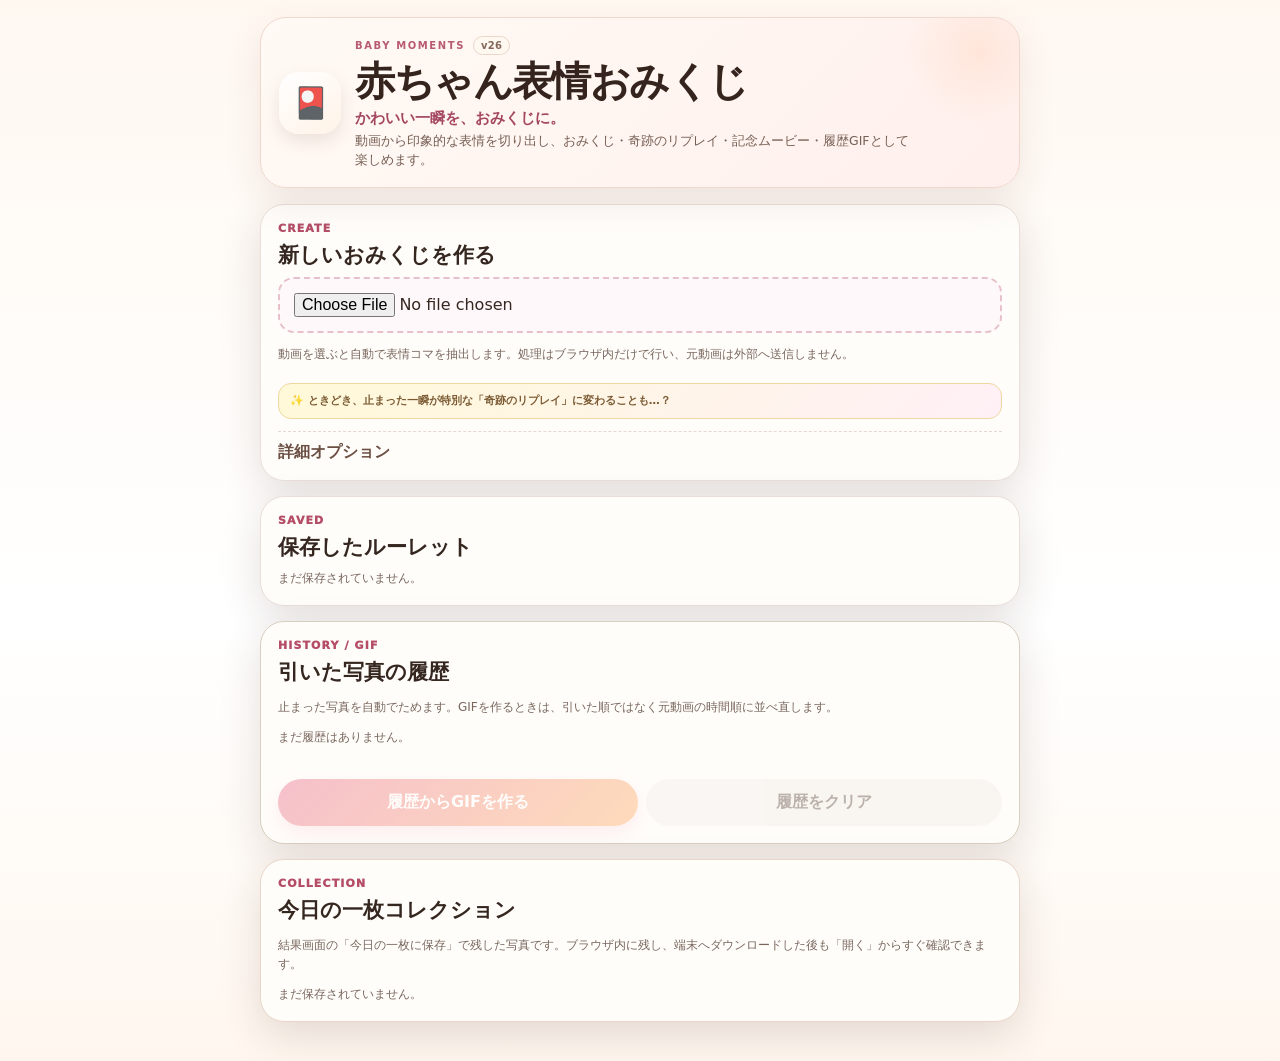
<file: index.html>
<!doctype html>
<html lang="ja">
<head>
<meta charset="utf-8">
<meta name="viewport" content="width=device-width, initial-scale=1, viewport-fit=cover, user-scalable=no">
<meta name="theme-color" content="#fff7ef">
<meta name="apple-mobile-web-app-capable" content="yes">
<meta name="apple-mobile-web-app-status-bar-style" content="default">
<link rel="manifest" href="./manifest.webmanifest">
<link rel="apple-touch-icon" href="./icon.svg">
<title>赤ちゃん表情おみくじ</title>
<link rel="stylesheet" href="./style.css?v=26">
<link rel="stylesheet" href="./deluxe.css?v=26">
<link rel="stylesheet" href="./features.css?v=26">
<style>
body:not(.show-score-details) .scoreChip,
body:not(.show-score-details) .scoreDetails,
body:not(.show-score-details) #analysisStatus{display:none!important}
body:not(.show-fortune-map) #grid .fchip{display:none!important}
</style>
</head>
<body>
<div class="wrap">
<header class="hero">
  <div class="heroMark" aria-hidden="true">🎴</div>
  <div class="heroText">
    <div class="heroTopline"><span class="eyebrow">BABY MOMENTS</span><span class="versionBadge">v26</span></div>
    <h1>赤ちゃん表情おみくじ</h1>
    <p class="heroCatch">かわいい一瞬を、おみくじに。</p>
    <p class="lead">動画から印象的な表情を切り出し、おみくじ・奇跡のリプレイ・記念ムービー・履歴GIFとして楽しめます。</p>
  </div>
</header>
<section class="card">
  <div class="step">CREATE</div>
  <h2>新しいおみくじを作る</h2>
  <div class="filebox">
    <input id="fileInput" type="file" accept="video/*">
    <div class="note">動画を選ぶと自動で表情コマを抽出します。処理はブラウザ内だけで行い、元動画は外部へ送信しません。</div>
    <div class="labMiracleHint">✨ ときどき、止まった一瞬が特別な「奇跡のリプレイ」に変わることも…？</div>
  </div>
  <div id="progressWrap"><div class="progress"><div id="progressBar"></div></div><div id="progressText">準備中...</div></div>
  <details class="opt">
    <summary>詳細オプション</summary>
    <div class="row" style="margin-bottom:10px">
      <label for="frameCount">抽出枚数</label>
      <select id="frameCount">
        <option value="auto" selected>おまかせ（12〜28枚）</option>
        <option value="8">8枚</option><option value="10">10枚</option><option value="12">12枚</option><option value="14">14枚</option><option value="16">16枚</option><option value="18">18枚</option><option value="20">20枚</option><option value="24">24枚</option><option value="28">28枚</option><option value="32">32枚</option>
      </select>
    </div>
    <label class="toggle"><span><b style="display:block;margin-bottom:3px">通常ルーレットにする</b><span class="note">ONにすると、運勢なしの表情ルーレットとして作ります。通常はOFFのままでOKです。</span></span><input id="plainMode" type="checkbox"></label>
    <label class="toggle" style="margin-top:10px"><span><b style="display:block;margin-bottom:3px">豪華演出モード</b><span class="note">結果札・光・粒子・効果音などの演出を運勢ごとに豪華にします。デフォルトでONです。</span></span><input id="deluxeMode" type="checkbox" checked></label>
    <label class="toggle" style="margin-top:10px"><span><b style="display:block;margin-bottom:3px">表情度を表示する</b><span class="note">表情度は赤ちゃんの良し悪しではなく、この動画の中で写真の表情や見た目がどれだけ特徴的かを示す相対値です。ONにすると「くっきり・珍しさ・変化」の内訳も表示します。</span></span><input id="showScores" type="checkbox"></label>
    <label class="toggle" style="margin-top:10px"><span><b style="display:block;margin-bottom:3px">運勢の割り当てを表示する</b><span class="note">ONにすると、プレビュー写真ごとの「大吉・吉・凶」などを先に確認できます。通常は隠したまま遊べます。</span></span><input id="showFortunes" type="checkbox"></label>
  </details>
</section>
<section id="previewSection" class="card" style="display:none">
  <div class="step">PREVIEW</div><h2 id="previewTitle">自動で作成したおみくじ</h2>
  <div id="analysisStatus" class="note analysisStatus" style="display:none"></div><div id="grid" class="grid"></div>
  <div class="row" style="margin-top:13px"><button id="playBtn" class="primary">この内容で遊ぶ</button><button id="reextractBtn" class="secondary">もう一度抽出する</button></div>
  <div class="note" id="previewNote" style="margin-top:8px">保存名は自動で付けます。必要なら保存後に変更できます。</div>
</section>
<section class="card"><div class="step">SAVED</div><h2>保存したルーレット</h2><div id="library"><div class="note">まだ保存されていません。</div></div></section>
<section id="playSection" class="card">
  <div class="step">PLAY</div>
  <div class="playShell"><div id="stage"><img id="playImage" alt=""><div id="fortuneBadge"></div><div id="resultCard"><div id="resultHead">きょうの運勢</div><div id="resultText"></div><div id="message"></div></div><div id="rouletteBadge">タップでストップ</div></div></div>
  <div id="tapHint">画像をタップすると止まります</div><div class="row" style="justify-content:center;margin-top:12px"><button id="backBtn" class="secondary">戻る</button></div>
</section>
<section id="labHistorySection" class="card labHistoryCard">
  <div class="step">HISTORY / GIF</div>
  <h2>引いた写真の履歴</h2>
  <p class="note">止まった写真を自動でためます。GIFを作るときは、引いた順ではなく元動画の時間順に並べ直します。</p>
  <div id="labHistoryEmpty" class="note">まだ履歴はありません。</div>
  <div id="labHistory"></div>
  <div class="labGifActions">
    <button id="labMakeGif" class="primary" type="button" disabled>履歴からGIFを作る</button>
    <button id="labClearHistory" class="secondary" type="button" disabled>履歴をクリア</button>
  </div>
  <div id="labGifStatus" class="note" style="display:none"></div>
  <div id="labGifResult" style="display:none">
    <img id="labGifPreview" alt="履歴から作ったGIF">
    <a id="labGifDownload" class="labDownload" download="baby-expression-history.gif">GIFを保存して見る</a>
  </div>
</section>
<section id="labCollectionSection" class="card labCollectionCard">
  <div class="step">COLLECTION</div>
  <h2>今日の一枚コレクション</h2>
  <p class="note">結果画面の「今日の一枚に保存」で残した写真です。ブラウザ内に残し、端末へダウンロードした後も「開く」からすぐ確認できます。</p>
  <div id="labCollection"><div class="note">まだ保存されていません。</div></div>
</section>
<video id="video" playsinline muted preload="metadata" style="display:none"></video><canvas id="captureCanvas" style="display:none"></canvas><canvas id="smallCanvas" width="28" height="28" style="display:none"></canvas>
</div>
<div id="bigOverlay"><div id="bigText">大吉！</div></div>
<script src="./app.js?v=26" defer></script>
<script src="./deluxe.js?v=26" defer></script>
<script src="./features.js?v=26" defer></script>
<script>
(()=>{
  const scoreBox=document.getElementById('showScores');
  const fortuneBox=document.getElementById('showFortunes');
  const grid=document.getElementById('grid');
  const status=document.getElementById('analysisStatus');
  const sync=()=>{
    document.body.classList.toggle('show-score-details',!!scoreBox?.checked);
    document.body.classList.toggle('show-fortune-map',!!fortuneBox?.checked);
  };
  const rename=()=>{
    document.querySelectorAll('.scoreChip').forEach(el=>{
      const next=el.textContent.replace(/^魅力度/,'表情度');
      if(next!==el.textContent) el.textContent=next;
    });
    if(status){
      const next=status.textContent.replace(/魅力度/g,'表情度');
      if(next!==status.textContent) status.textContent=next;
    }
  };
  scoreBox?.addEventListener('change',sync);fortuneBox?.addEventListener('change',sync);
  if(grid)new MutationObserver(rename).observe(grid,{childList:true,subtree:true});
  if(status)new MutationObserver(rename).observe(status,{childList:true,subtree:true,characterData:true});
  sync();rename();
})();
</script>
</body>
</html>
</file>
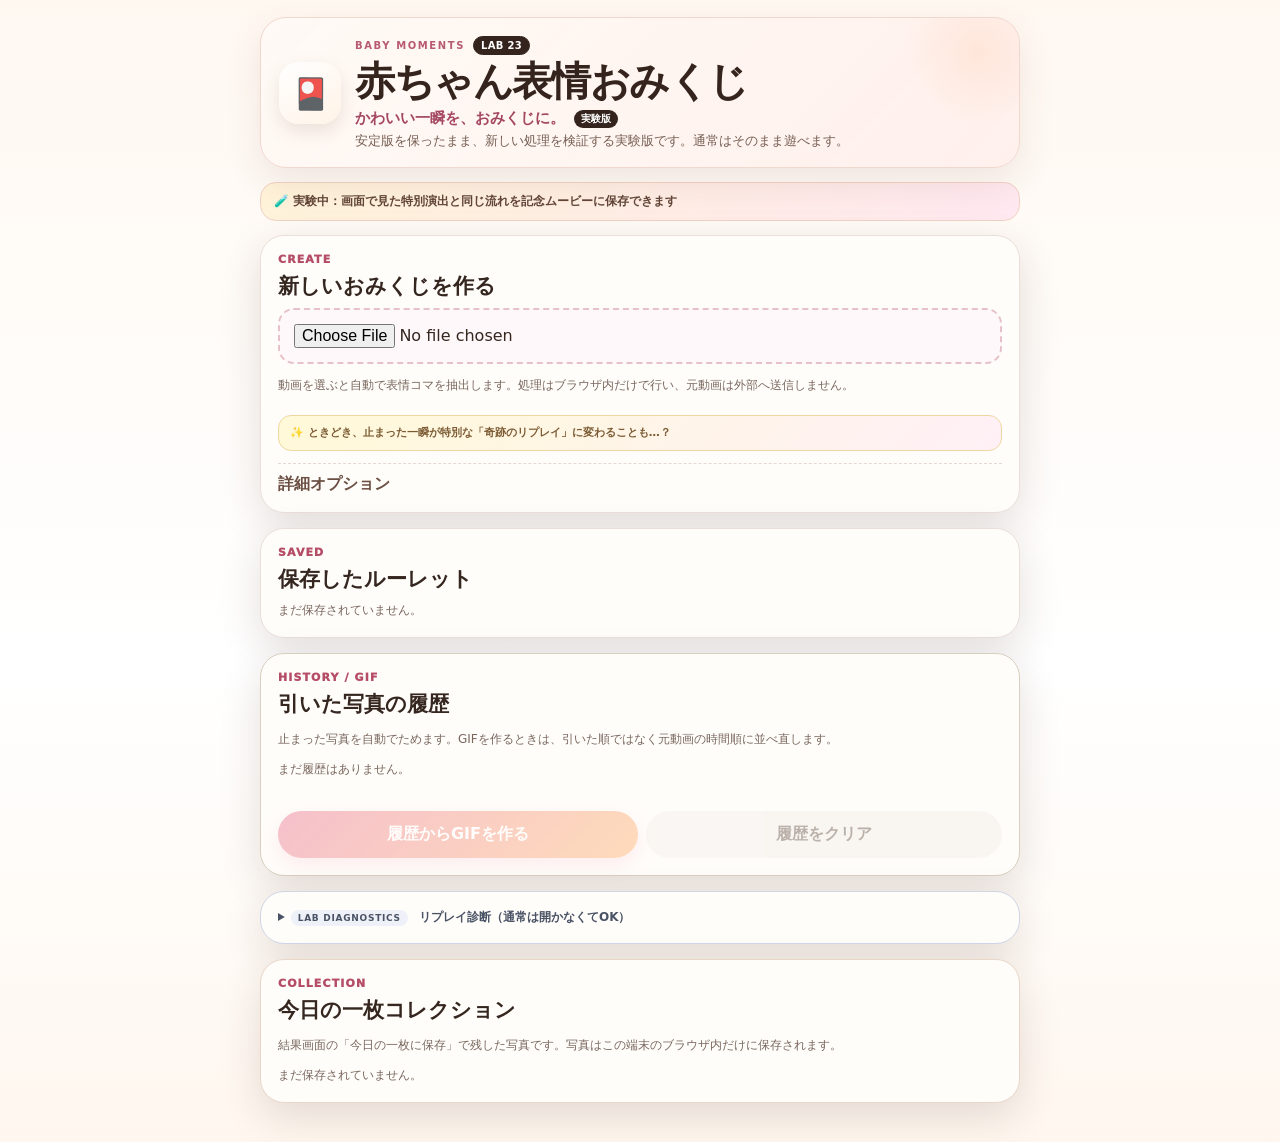
<file: experiment.html>
<!doctype html>
<html lang="ja">
<head>
<meta charset="utf-8">
<meta name="viewport" content="width=device-width, initial-scale=1, viewport-fit=cover, user-scalable=no">
<meta name="theme-color" content="#fff7ef">
<meta name="apple-mobile-web-app-capable" content="yes">
<meta name="apple-mobile-web-app-status-bar-style" content="default">
<link rel="manifest" href="./manifest.webmanifest">
<link rel="apple-touch-icon" href="./icon.svg">
<title>赤ちゃん表情おみくじ LAB</title>
<link rel="stylesheet" href="./style.css?v=15">
<link rel="stylesheet" href="./deluxe.css?v=15">
<link rel="stylesheet" href="./experiment.css?v=230">
<style>
body:not(.show-score-details) .scoreChip,
body:not(.show-score-details) .scoreDetails,
body:not(.show-score-details) #analysisStatus{display:none!important}
body:not(.show-fortune-map) #grid .fchip{display:none!important}
</style>
</head>
<body>
<div class="wrap">
<header class="hero">
  <div class="heroMark" aria-hidden="true">🎴</div>
  <div class="heroText">
    <div class="heroTopline"><span class="eyebrow">BABY MOMENTS</span><span class="versionBadge labBadge">LAB 23</span></div>
    <h1>赤ちゃん表情おみくじ</h1>
    <p class="heroCatch">かわいい一瞬を、おみくじに。 <span class="labInline">実験版</span></p>
    <p class="lead">安定版を保ったまま、新しい処理を検証する実験版です。通常はそのまま遊べます。</p>
  </div>
</header>
<div class="labNotice">🧪 実験中：画面で見た特別演出と同じ流れを記念ムービーに保存できます</div>
<section class="card">
  <div class="step">CREATE</div>
  <h2>新しいおみくじを作る</h2>
  <div class="filebox">
    <input id="fileInput" type="file" accept="video/*">
    <div class="note">動画を選ぶと自動で表情コマを抽出します。処理はブラウザ内だけで行い、元動画は外部へ送信しません。</div>
    <div class="labMiracleHint">✨ ときどき、止まった一瞬が特別な「奇跡のリプレイ」に変わることも…？</div>
  </div>
  <div id="progressWrap"><div class="progress"><div id="progressBar"></div></div><div id="progressText">準備中...</div></div>
  <details class="opt">
    <summary>詳細オプション</summary>
    <div class="row" style="margin-bottom:10px">
      <label for="frameCount">抽出枚数</label>
      <select id="frameCount">
        <option value="auto" selected>おまかせ（12〜28枚）</option>
        <option value="8">8枚</option><option value="10">10枚</option><option value="12">12枚</option><option value="14">14枚</option><option value="16">16枚</option><option value="18">18枚</option><option value="20">20枚</option><option value="24">24枚</option><option value="28">28枚</option><option value="32">32枚</option>
      </select>
    </div>
    <label class="toggle"><span><b style="display:block;margin-bottom:3px">通常ルーレットにする</b><span class="note">ONにすると、運勢なしの表情ルーレットとして作ります。通常はOFFのままでOKです。</span></span><input id="plainMode" type="checkbox"></label>
    <label class="toggle" style="margin-top:10px"><span><b style="display:block;margin-bottom:3px">豪華演出モード</b><span class="note">結果札・光・粒子・効果音などの演出を運勢ごとに豪華にします。デフォルトでONです。</span></span><input id="deluxeMode" type="checkbox" checked></label>
    <label class="toggle" style="margin-top:10px"><span><b style="display:block;margin-bottom:3px">表情度を表示する</b><span class="note">表情度は赤ちゃんの良し悪しではなく、この動画の中で写真の表情や見た目がどれだけ特徴的かを示す相対値です。ONにすると「くっきり・珍しさ・変化」の内訳も表示します。</span></span><input id="showScores" type="checkbox"></label>
    <label class="toggle" style="margin-top:10px"><span><b style="display:block;margin-bottom:3px">運勢の割り当てを表示する</b><span class="note">ONにすると、プレビュー写真ごとの「大吉・吉・凶」などを先に確認できます。通常は隠したまま遊べます。</span></span><input id="showFortunes" type="checkbox"></label>
    <label class="toggle labTestToggle" style="margin-top:10px"><span><b style="display:block;margin-bottom:3px">大吉・大凶だけ出す（実験用）</b><span class="note">特別演出を試しやすくするLAB専用モードです。停止するたびに大吉か大凶のどちらかになります。</span></span><input id="labExtremeMode" type="checkbox"></label>
  </details>
</section>
<section id="previewSection" class="card" style="display:none">
  <div class="step">PREVIEW</div><h2 id="previewTitle">自動で作成したおみくじ</h2>
  <div id="analysisStatus" class="note analysisStatus" style="display:none"></div><div id="grid" class="grid"></div>
  <div class="row" style="margin-top:13px"><button id="playBtn" class="primary">この内容で遊ぶ</button><button id="reextractBtn" class="secondary">もう一度抽出する</button></div>
  <div class="note" id="previewNote" style="margin-top:8px">保存名は自動で付けます。必要なら保存後に変更できます。</div>
</section>
<section class="card"><div class="step">SAVED</div><h2>保存したルーレット</h2><div id="library"><div class="note">まだ保存されていません。</div></div></section>
<section id="playSection" class="card">
  <div class="step">PLAY</div>
  <div class="playShell"><div id="stage"><img id="playImage" alt=""><div id="fortuneBadge"></div><div id="resultCard"><div id="resultHead">きょうの運勢</div><div id="resultText"></div><div id="message"></div></div><div id="rouletteBadge">タップでストップ</div></div></div>
  <div id="tapHint">画像をタップすると止まります</div><div class="row" style="justify-content:center;margin-top:12px"><button id="backBtn" class="secondary">戻る</button></div>
</section>
<section id="labHistorySection" class="card labHistoryCard">
  <div class="step">HISTORY / GIF</div>
  <h2>引いた写真の履歴</h2>
  <p class="note">止まった写真を自動でためます。GIFを作るときは、引いた順ではなく元動画の時間順に並べ直します。</p>
  <div id="labHistoryEmpty" class="note">まだ履歴はありません。</div>
  <div id="labHistory"></div>
  <div class="labGifActions">
    <button id="labMakeGif" class="primary" type="button" disabled>履歴からGIFを作る</button>
    <button id="labClearHistory" class="secondary" type="button" disabled>履歴をクリア</button>
  </div>
  <div id="labGifStatus" class="note" style="display:none"></div>
  <div id="labGifResult" style="display:none">
    <img id="labGifPreview" alt="履歴から作ったGIF">
    <a id="labGifDownload" class="labDownload" download="baby-expression-history.gif">GIFを保存して見る</a>
  </div>
</section>
<section id="labDiagnosticsSection" class="card labDiagCard">
  <details class="labDiagPanel">
    <summary><span>LAB DIAGNOSTICS</span> リプレイ診断（通常は開かなくてOK）</summary>
    <p class="note">再生経路・シーク・停止・失敗理由を自動記録します。動画そのものや写真はログに含めません。通常利用では操作不要です。</p>
    <div class="labDiagStatus">
      <div id="labDiagSummary">自己診断: 実行中…</div>
      <div id="labDiagRoute">直近の経路: —</div>
    </div>
    <div class="labDiagActions">
      <button id="labDiagRunTests" class="secondary" type="button">自己診断を再実行</button>
      <button id="labDiagCopy" class="primary" type="button">診断データをコピー</button>
      <button id="labDiagClear" class="secondary" type="button">ログをクリア</button>
    </div>
    <details class="labDiagDetails">
      <summary>診断ログを見る</summary>
      <pre id="labDiagLog">まだ診断ログはありません。</pre>
    </details>
  </details>
</section>
<section id="labCollectionSection" class="card labCollectionCard">
  <div class="step">COLLECTION</div>
  <h2>今日の一枚コレクション</h2>
  <p class="note">結果画面の「今日の一枚に保存」で残した写真です。写真はこの端末のブラウザ内だけに保存されます。</p>
  <div id="labCollection"><div class="note">まだ保存されていません。</div></div>
</section>
<video id="video" playsinline muted preload="metadata" style="display:none"></video><canvas id="captureCanvas" style="display:none"></canvas><canvas id="smallCanvas" width="28" height="28" style="display:none"></canvas>
</div>
<div id="bigOverlay"><div id="bigText">大吉！</div></div>
<script src="./app.js?v=23" defer></script>
<script src="./deluxe.js?v=23" defer></script>
<script src="./experiment.js?v=230" defer></script>
<script>
(()=>{
  const scoreBox=document.getElementById('showScores');
  const fortuneBox=document.getElementById('showFortunes');
  const grid=document.getElementById('grid');
  const status=document.getElementById('analysisStatus');
  const sync=()=>{
    document.body.classList.toggle('show-score-details',!!scoreBox?.checked);
    document.body.classList.toggle('show-fortune-map',!!fortuneBox?.checked);
  };
  const rename=()=>{
    document.querySelectorAll('.scoreChip').forEach(el=>{
      const next=el.textContent.replace(/^魅力度/,'表情度');
      if(next!==el.textContent) el.textContent=next;
    });
    if(status){
      const next=status.textContent.replace(/魅力度/g,'表情度');
      if(next!==status.textContent) status.textContent=next;
    }
  };
  scoreBox?.addEventListener('change',sync);fortuneBox?.addEventListener('change',sync);
  if(grid)new MutationObserver(rename).observe(grid,{childList:true,subtree:true});
  if(status)new MutationObserver(rename).observe(status,{childList:true,subtree:true,characterData:true});
  sync();rename();
})();
</script>
<!-- LAB23 -->
</body>
</html>
</file>
<file: style.css>
:root{--ink:#352720;--muted:#79675e;--paper:#fffdfa;--line:#eadfd8;--pink:#e96e8b;--orange:#ffad65;--red:#a80018;--gold:#e7bd4d;--shadow:0 14px 42px rgba(62,35,25,.14)}
*{box-sizing:border-box}
html,body{margin:0;min-height:100%;font-family:system-ui,-apple-system,BlinkMacSystemFont,"Segoe UI",sans-serif;background:linear-gradient(180deg,#fff8f1,#fff 58%,#fff7ef);color:var(--ink)}
body{padding:max(15px,env(safe-area-inset-top)) 14px max(24px,env(safe-area-inset-bottom))}
button,input,select,summary{font:inherit}
button{border:0;cursor:pointer;font-weight:900}
.wrap{width:min(100%,760px);margin:0 auto}
header{display:flex;align-items:flex-start;justify-content:space-between;gap:10px;margin:2px 2px 16px}
h1{font-size:clamp(27px,7vw,42px);margin:0 0 5px;line-height:1.05}
.lead{margin:0;color:var(--muted);font-size:13px;line-height:1.55}
.install{background:#f1e9e4;color:#604b40;border-radius:999px;padding:10px 13px;white-space:nowrap}
.card{background:var(--paper);border:1px solid var(--line);border-radius:24px;padding:17px;box-shadow:var(--shadow);margin-bottom:15px}
.step{font-size:11px;letter-spacing:.1em;color:#b54d67;font-weight:1000;margin-bottom:6px}
h2{margin:0 0 8px;font-size:21px}.note{font-size:12px;color:var(--muted);line-height:1.55}.filebox{display:grid;gap:12px}input[type=file]{width:100%;padding:14px;border:2px dashed #e6c1ca;border-radius:16px;background:#fff8fa}.row{display:flex;align-items:center;gap:9px;flex-wrap:wrap}label{font-size:13px;font-weight:900}select,input[type=text]{padding:10px 12px;border:1px solid #d9cec8;border-radius:12px;background:#fff}.primary{background:linear-gradient(135deg,var(--pink),var(--orange));color:#fff;border-radius:999px;padding:13px 18px;box-shadow:0 7px 18px rgba(233,110,139,.26)}.secondary{background:#f3ece7;color:#604b40;border-radius:999px;padding:12px 16px}.danger{background:#fff0f0;color:#9b2635;border-radius:999px;padding:10px 14px}.linkbtn{background:transparent;color:#8e4862;padding:0;font-weight:800}button:disabled{opacity:.42;cursor:not-allowed}#progressWrap{display:none;margin-top:12px}.progress{height:10px;background:#efe4dd;border-radius:999px;overflow:hidden}#progressBar{height:100%;width:0;background:linear-gradient(90deg,var(--pink),var(--orange));transition:width .18s}#progressText{margin-top:6px;font-size:12px;color:var(--muted)}.grid{display:grid;grid-template-columns:repeat(4,1fr);gap:8px}.thumb{position:relative;aspect-ratio:3/4;border-radius:14px;overflow:hidden;background:#eee;box-shadow:0 4px 12px #0001}.thumb img{width:100%;height:100%;object-fit:cover;display:block}.thumbInfo{position:absolute;left:6px;right:6px;bottom:6px;display:flex;justify-content:space-between;gap:6px;align-items:end}.thumbInfo span{background:#0009;color:#fff;border-radius:999px;padding:3px 6px;font-size:10px}.fchip{background:#fffffff2!important;color:#52372a!important;font-weight:900}.scoreChip{position:absolute;right:6px;top:6px;background:#fffdf3ee;color:#6b4511;border-radius:999px;padding:4px 7px;font-size:10px;font-weight:1000;box-shadow:0 2px 8px #0002}.scoreDetails{font-size:10px;color:#6c5b52;margin-top:4px;line-height:1.35;text-align:center}body:not(:has(#showScores:checked)) .scoreChip,body:not(:has(#showScores:checked)) .scoreDetails,body:not(:has(#showScores:checked)) .analysisStatus{display:none!important}details.opt{margin-top:12px;border-top:1px dashed #e4d8d0;padding-top:10px}details.opt summary{cursor:pointer;font-weight:900;color:#6b4f43;list-style:none}details.opt summary::-webkit-details-marker{display:none}details.opt[open] summary{margin-bottom:10px}.toggle{display:flex;align-items:center;justify-content:space-between;gap:10px;padding:11px 12px;background:#faf6f3;border-radius:14px;border:1px solid #ebdfd7}.toggle input{transform:scale(1.15)}#library{display:grid;gap:10px}.saved{display:flex;gap:10px;align-items:center;background:#f8f3ef;border-radius:16px;padding:9px}.saved img{width:62px;height:78px;object-fit:cover;border-radius:11px;background:#ddd;flex-shrink:0}.savedMain{min-width:0;flex:1}.savedTitle{font-weight:950;white-space:nowrap;overflow:hidden;text-overflow:ellipsis}.savedMeta{font-size:11px;color:var(--muted);margin-top:3px}.savedBtns{display:flex;gap:6px;margin-top:7px;flex-wrap:wrap}.savedBtns button{font-size:12px;padding:7px 10px}.renameRow{display:flex;gap:6px;margin-top:8px;flex-wrap:wrap}.renameRow input{flex:1;min-width:120px;padding:8px 10px;font-size:12px}#playSection{display:none}.playShell{background:linear-gradient(180deg,#f3d986,#d8a93c);padding:9px;border-radius:27px;box-shadow:0 18px 44px #0003}#stage{position:relative;height:min(68vh,700px);border-radius:20px;overflow:hidden;background:#1e1815;touch-action:manipulation}#stage img{width:100%;height:100%;object-fit:contain;display:block}#fortuneBadge{position:absolute;left:13px;top:13px;background:#fffffff0;border-radius:17px;padding:9px 13px;font-size:20px;font-weight:1000;box-shadow:0 8px 20px #0003;display:none}#resultCard{position:absolute;right:13px;bottom:13px;width:min(65%,240px);background:#fffffff2;color:#3b2718;border-radius:15px;padding:13px;box-shadow:0 10px 22px #0003;display:none}#resultHead{font-size:11px;color:#8d0012;text-align:center;font-weight:950}#resultText{font-size:31px;text-align:center;font-weight:1000;line-height:1.1;margin:5px 0}#message{font-size:12px;line-height:1.45;color:#5e4333}#rouletteBadge{position:absolute;left:50%;bottom:16px;transform:translateX(-50%);background:#fffffff0;color:#50382d;border-radius:999px;padding:10px 15px;font-weight:950;box-shadow:0 7px 20px #0004;white-space:nowrap}#tapHint{text-align:center;margin:10px 0 0;font-size:13px;font-weight:850;color:#70584c}.pulse{animation:pulse .55s infinite alternate}@keyframes pulse{from{filter:brightness(.94)}to{filter:brightness(1.06)}}#bigOverlay{position:fixed;inset:0;z-index:10000;display:none;align-items:center;justify-content:center;pointer-events:none;background:radial-gradient(circle,#fff7b877,#ffd70022 50%,transparent 75%)}#bigOverlay.show{display:flex;animation:flash 2.4s ease-out forwards}#bigText{font-size:clamp(76px,23vw,165px);font-weight:1000;color:#b40000;text-shadow:0 0 10px #fff,0 0 24px #ffd700,0 0 44px #ffad00}#bigOverlay.show #bigText{animation:pop 2.15s cubic-bezier(.17,.89,.32,1.35) forwards}.confetti{position:fixed;top:-12vh;z-index:10001;border-radius:3px;pointer-events:none;animation:fall linear forwards}@keyframes flash{0%{opacity:0;background:#fff}10%{opacity:1}75%{opacity:1}100%{opacity:0}}@keyframes pop{0%{transform:scale(.15) rotate(-8deg);opacity:0}18%{transform:scale(1.28) rotate(4deg);opacity:1}36%{transform:scale(.94) rotate(-2deg)}55%{transform:scale(1.08)}100%{transform:scale(1.04);opacity:0}}@keyframes fall{from{transform:translateY(0) rotate(0);opacity:1}to{transform:translateY(120vh) rotate(900deg);opacity:0}}
.hero{position:relative;display:flex;align-items:center;gap:14px;margin:2px 0 16px;padding:18px 18px 17px;border:1px solid #f1d8cf;border-radius:26px;background:linear-gradient(135deg,rgba(255,250,245,.97),rgba(255,239,236,.94));box-shadow:0 14px 36px rgba(95,52,35,.10);overflow:hidden}.hero:after{content:"";position:absolute;right:-34px;top:-42px;width:150px;height:150px;border-radius:50%;background:radial-gradient(circle,rgba(255,191,153,.24),rgba(255,191,153,0) 70%)}.heroMark{position:relative;z-index:1;width:62px;height:62px;flex:0 0 62px;display:grid;place-items:center;border-radius:20px;background:linear-gradient(145deg,#fff,#fff3e7);box-shadow:0 7px 18px rgba(109,66,43,.13);font-size:30px}.heroText{position:relative;z-index:1;min-width:0;flex:1}.heroTopline{display:flex;align-items:center;gap:8px;margin-bottom:5px}.eyebrow{font-size:10px;font-weight:900;letter-spacing:.16em;color:#b85a72}.versionBadge{display:inline-flex;align-items:center;padding:3px 7px;border-radius:999px;background:#fff8f0;border:1px solid #ead7ca;color:#85685a;font-size:10px;font-weight:900;letter-spacing:.03em}.hero h1{font-size:clamp(28px,6vw,40px);letter-spacing:-.035em;margin:0;color:#34241d}.heroCatch{margin:7px 0 3px;font-size:15px;font-weight:900;color:#a44761}.hero .lead{max-width:560px;font-size:12.5px;color:#765f54}.card{transition:transform .18s ease,box-shadow .18s ease}.primary{transition:transform .14s ease,box-shadow .14s ease}.primary:active{transform:translateY(1px) scale(.99)}
@media(max-width:520px){.grid{grid-template-columns:repeat(3,1fr)}.card{padding:14px}.hero{padding:15px 14px;gap:11px;border-radius:22px}.heroMark{width:52px;height:52px;flex-basis:52px;border-radius:17px;font-size:25px}.hero h1{font-size:clamp(25px,7.7vw,34px)}.heroCatch{font-size:14px}.hero .lead{font-size:11.5px}.install{margin-top:8px}}
</file>
<file: deluxe.css>
.fxParticle{position:fixed;z-index:9998;pointer-events:none;font-weight:900;text-shadow:0 2px 8px #0002;animation:fortuneFall linear forwards}
@keyframes fortuneFall{0%{transform:translate3d(0,0,0) rotate(0deg) scale(.7);opacity:0}12%{opacity:1}100%{transform:translate3d(var(--drift),125vh,0) rotate(540deg) scale(1.1);opacity:0}}
#bigOverlay.deluxe.show{animation:flashDeluxe 3s ease-out forwards;background:radial-gradient(circle at center,#fffbe8 0,#ffd86a88 24%,#c00b 58%,transparent 78%)}
#bigOverlay.deluxe.show #bigText{animation:popDeluxe 2.8s cubic-bezier(.17,.89,.32,1.35) forwards}
@keyframes flashDeluxe{0%{opacity:0}10%{opacity:1}75%{opacity:.95}100%{opacity:0}}
@keyframes popDeluxe{0%{transform:scale(.1) rotate(-12deg);opacity:0}15%{transform:scale(1.45) rotate(5deg);opacity:1}30%{transform:scale(.92) rotate(-2deg)}50%{transform:scale(1.12)}78%{transform:scale(1.04);opacity:1}100%{transform:scale(1.1);opacity:0}}
.deluxe-mode .playShell{padding:11px;background:linear-gradient(135deg,#6b0d16 0%,#d7a93b 28%,#fff0a1 50%,#c89a25 72%,#6b0d16 100%);box-shadow:0 20px 58px rgba(78,34,12,.38),0 0 0 2px #fff8 inset}
.deluxe-mode #stage{border-radius:18px;background:radial-gradient(circle at 50% 35%,#493b2c,#120d0a 72%);isolation:isolate}
.deluxe-mode #stage:before,.deluxe-mode #stage:after{content:"";position:absolute;inset:-35%;pointer-events:none;opacity:0;z-index:2;transition:opacity .25s ease}
.deluxe-mode #stage:before{background:repeating-conic-gradient(from 0deg,rgba(255,255,255,.20) 0 5deg,transparent 5deg 13deg);animation:slowSpin 12s linear infinite}
.deluxe-mode #stage:after{inset:0;background:radial-gradient(circle at center,var(--fxGlow,#ffd76a55),transparent 58%)}
.deluxe-mode #stage.result-reveal:before,.deluxe-mode #stage.result-reveal:after{opacity:1}
.deluxe-mode #stage.result-reveal #playImage{filter:saturate(1.08) brightness(.88);transform:scale(1.018)}
.deluxe-mode #fortuneBadge{left:50%;top:16px;transform:translateX(-50%);font-size:24px;padding:9px 18px;border:1px solid #ffffffcc;box-shadow:0 8px 30px #0005,0 0 24px var(--fxGlow,#ffd76a88);backdrop-filter:blur(6px);z-index:5}
.deluxe-mode #resultCard{left:50%;right:auto;bottom:20px;width:min(84%,350px);transform:translateX(-50%);padding:18px 18px 17px;border-radius:22px;border:1px solid #ffffffd9;background:linear-gradient(160deg,#fffffff5,#fff8edf0);box-shadow:0 18px 50px #0006,0 0 0 2px #ffffff55 inset,0 0 32px var(--fxGlow,#ffd76a66);backdrop-filter:blur(8px);z-index:5}
.deluxe-mode #stage.result-reveal #resultCard{animation:resultIn .7s cubic-bezier(.2,.9,.2,1.15) both}
.deluxe-mode #resultHead{font-size:11px;letter-spacing:.18em;color:#8a5b36}
.deluxe-mode #resultText{font-size:clamp(42px,12vw,68px);margin:7px 0 9px;text-shadow:0 2px 0 #fff,0 0 18px var(--fxGlow,#ffd76a88)}
.deluxe-mode #message{font-size:13px;line-height:1.65;text-align:center;font-weight:750;color:#4b382e}
.deluxe-mode #stage.fortune-daikichi{--fxGlow:#ffd700aa}.deluxe-mode #stage.fortune-kichi{--fxGlow:#ffb36baa}.deluxe-mode #stage.fortune-chukichi{--fxGlow:#ffc77baa}.deluxe-mode #stage.fortune-shokichi{--fxGlow:#85cf8aaa}.deluxe-mode #stage.fortune-suekichi{--fxGlow:#eea7c3aa}.deluxe-mode #stage.fortune-kyo{--fxGlow:#9fb0c4aa}.deluxe-mode #stage.fortune-daikyo{--fxGlow:#8f7eb4aa}
.deluxe-mode #stage.fortune-daikichi #resultCard{background:linear-gradient(160deg,#fffef7f7,#fff0bdf2)}.deluxe-mode #stage.fortune-daikyo #resultCard,.deluxe-mode #stage.fortune-kyo #resultCard{background:linear-gradient(160deg,#f9f8fff4,#eef1f7f2)}
@keyframes slowSpin{to{transform:rotate(360deg)}}
@keyframes resultIn{0%{opacity:0;transform:translateX(-50%) translateY(45px) scale(.72) rotate(-2deg)}65%{opacity:1;transform:translateX(-50%) translateY(-5px) scale(1.035) rotate(.5deg)}100%{opacity:1;transform:translateX(-50%) translateY(0) scale(1) rotate(0)}}
@media(max-width:520px){.deluxe-mode #resultCard{width:min(88%,340px);bottom:14px}.deluxe-mode #resultText{font-size:48px}}
/* v12.2: result effects yield to the baby photo after the reveal */
.deluxe-mode #playImage{transition:filter .5s ease,transform .5s ease}
.deluxe-mode #resultCard{transition:width .5s ease,bottom .5s ease,padding .5s ease,border-radius .5s ease,background .5s ease,box-shadow .5s ease,opacity .5s ease}
.deluxe-mode #fortuneBadge{transition:font-size .5s ease,padding .5s ease,opacity .5s ease,box-shadow .5s ease}
.deluxe-mode #stage.photo-focus:before,
.deluxe-mode #stage.photo-focus:after{opacity:0!important}
.deluxe-mode #stage.photo-focus #playImage{filter:none;transform:none}
.deluxe-mode #stage.photo-focus #resultCard{
  width:min(78%,310px);
  bottom:10px;
  padding:10px 13px 11px;
  border-radius:16px;
  background:rgba(255,253,248,.86);
  box-shadow:0 8px 24px #0004,0 0 0 1px #ffffff88 inset;
  backdrop-filter:blur(3px)
}
.deluxe-mode #stage.photo-focus #resultHead{font-size:9px;letter-spacing:.12em}
.deluxe-mode #stage.photo-focus #resultText{font-size:26px;margin:2px 0 4px;text-shadow:none}
.deluxe-mode #stage.photo-focus #message{font-size:11px;line-height:1.45;font-weight:700}
.deluxe-mode #stage.photo-focus #fortuneBadge{
  font-size:16px;
  padding:6px 10px;
  box-shadow:0 5px 16px #0004;
  backdrop-filter:blur(3px)
}
@media(max-width:520px){
  .deluxe-mode #stage.photo-focus #resultCard{width:min(82%,290px);bottom:8px;padding:9px 11px 10px}
  .deluxe-mode #stage.photo-focus #resultText{font-size:24px}
  .deluxe-mode #stage.photo-focus #message{font-size:10.5px}
}

/* v15: dedicated photo-view button keeps the fortune badge clean */
#photoAction{
  position:absolute;
  right:12px;
  top:14px;
  z-index:6;
  align-items:center;
  gap:7px;
  padding:8px 11px;
  border:1px solid rgba(255,255,255,.8);
  border-radius:999px;
  background:rgba(255,255,255,.90);
  color:#4b382e;
  box-shadow:0 6px 20px rgba(0,0,0,.25);
  backdrop-filter:blur(6px);
  font-size:12px;
  font-weight:900;
  line-height:1;
  white-space:nowrap;
  touch-action:manipulation
}
#photoAction .photoActionIcon{
  font-size:19px;
  line-height:1
}
.deluxe-mode #photoAction{
  background:rgba(255,253,248,.92);
  box-shadow:0 7px 24px rgba(0,0,0,.30),0 0 16px var(--fxGlow,#ffd76a44)
}
@media(max-width:520px){
  #photoAction{right:9px;top:10px;padding:7px 9px;font-size:11px;gap:5px}
  #photoAction .photoActionIcon{font-size:18px}
}
#photoViewer{
  position:fixed;
  inset:0;
  z-index:20000;
  display:none;
  align-items:center;
  justify-content:center;
  background:#000;
  padding:0;
  touch-action:manipulation
}
#photoViewer.show{display:flex}
#photoViewer img{
  width:100vw;
  height:100dvh;
  object-fit:contain;
  display:block;
  background:#000
}
#photoViewerClose{
  position:fixed;
  z-index:20002;
  top:max(14px,env(safe-area-inset-top));
  right:max(14px,env(safe-area-inset-right));
  width:44px;
  height:44px;
  border:0;
  border-radius:999px;
  background:rgba(0,0,0,.48);
  color:#fff;
  font-size:30px;
  line-height:1;
  font-weight:400;
  box-shadow:0 2px 14px #0006;
  backdrop-filter:blur(5px)
}
#photoViewerHint{
  position:fixed;
  z-index:20001;
  left:50%;
  bottom:max(18px,env(safe-area-inset-bottom));
  transform:translateX(-50%);
  padding:7px 12px;
  border-radius:999px;
  background:rgba(0,0,0,.42);
  color:#fff;
  font-size:11px;
  font-weight:700;
  opacity:.78;
  pointer-events:none;
  animation:photoHintFade 2.8s 1s both
}
@keyframes photoHintFade{0%{opacity:.78}100%{opacity:.12}}
</file>
<file: features.css>
#labFortuneExtra{display:none;margin-top:10px;padding-top:9px;border-top:1px dashed #dbcabb}
#labLucky{display:grid;gap:6px}
.labLuckyRow{display:flex;align-items:center;justify-content:space-between;gap:10px;padding:6px 8px;border-radius:10px;background:#fffaf4;font-size:10px;color:#745f53}
.labLuckyRow b{display:flex;align-items:center;gap:5px;color:#4b382e;font-size:11px;text-align:right}
.labLuckyRow i{display:inline-block;width:14px;height:14px;border-radius:50%;border:1px solid #0002;box-shadow:0 1px 3px #0002}
#labSpecialLine{display:none;margin:8px 0 2px;padding:7px 9px;border-radius:12px;font-size:11px;line-height:1.45;text-align:center;font-weight:900}
#labSpecialLine.miracle{background:#fff6c8;color:#8a5b00;border:1px solid #f2d264}
#labSpecialLine.reversal{background:linear-gradient(135deg,#f7e8ff,#e5f8ff,#fff3c9);color:#60407d;border:1px solid #d5c5ec}
#labSavePhoto{display:block;margin:9px auto 0;padding:8px 12px;border-radius:999px;background:#fff1f4;color:#9f405b;border:1px solid #efcbd5;font-size:11px;font-weight:900;box-shadow:none}
#labSavePhoto:disabled{opacity:.65}
#labRareBadge{position:absolute;left:50%;top:72px;z-index:8;transform:translateX(-50%) scale(.75);opacity:0;pointer-events:none;white-space:nowrap;padding:9px 15px;border-radius:999px;font-size:14px;font-weight:1000;transition:opacity .22s ease,transform .35s cubic-bezier(.2,.9,.2,1.3),background .3s ease;color:#7b4b00}
#labRareBadge.show{opacity:1;transform:translateX(-50%) scale(1)}
#labRareBadge.miracle{background:linear-gradient(135deg,#fff9ca,#ffd857);box-shadow:0 8px 28px #0005,0 0 34px #ffd700aa;border:1px solid #fff7b0}
#labRareBadge.reversal-wait{background:#25202d;color:#fff;box-shadow:0 8px 26px #0007;border:1px solid #81778c}
#labRareBadge.reversal{background:linear-gradient(110deg,#ffd8f3,#d7e8ff,#fff2a8,#d8ffd8);color:#5d3c75;box-shadow:0 8px 30px #0005,0 0 34px #c88cff99;border:1px solid #fff}
#stage.lab-miracle{animation:labMiracleGlow 1.8s ease-out}
#stage.lab-reversal{animation:labReversalGlow 2s ease-out}
@keyframes labMiracleGlow{0%{box-shadow:inset 0 0 0 transparent}30%{box-shadow:inset 0 0 65px #ffd70088,0 0 32px #ffd70088}100%{box-shadow:inset 0 0 0 transparent}}
@keyframes labReversalGlow{0%{filter:saturate(.55) brightness(.78)}32%{filter:saturate(1.35) brightness(1.16);box-shadow:0 0 45px #d38cffbb}100%{filter:none}}
.labHistoryCard{border-color:#d9cfbf}
#labHistory{display:flex;gap:7px;overflow-x:auto;padding:4px 1px 8px;margin-top:10px;scrollbar-width:thin}
.labHistoryItem{flex:0 0 92px;overflow:hidden;border:1px solid #e4ddd5;border-radius:12px;background:#fff;box-shadow:0 3px 10px #0001}
.labHistoryItem img{display:block;width:100%;aspect-ratio:3/4;object-fit:cover;background:#eee}
.labHistoryItem div{padding:6px}
.labHistoryItem strong,.labHistoryItem span{display:block;line-height:1.25}
.labHistoryItem strong{font-size:9px;color:#513d34}
.labHistoryItem span{margin-top:2px;font-size:8px;color:#8b766b}
.labGifActions{display:flex;gap:8px;margin-top:10px;flex-wrap:wrap}
.labGifActions button{flex:1;min-width:130px}
#labGifStatus{margin-top:9px}
#labGifResult{margin-top:12px;text-align:center}
#labGifPreview{display:block;width:min(100%,360px);max-height:480px;object-fit:contain;margin:0 auto;border-radius:14px;background:#111;box-shadow:0 7px 22px #0003}
.labDownload{display:inline-block;margin-top:10px;padding:10px 15px;border-radius:999px;background:#7b4055;color:#fff;text-decoration:none;font-size:12px;font-weight:900}
.labCollectionCard{border-color:#ead6c8}
#labCollection{display:grid;grid-template-columns:repeat(3,1fr);gap:9px;margin-top:12px}
.labPhotoCard{position:relative;overflow:hidden;border:1px solid #eadfd8;border-radius:15px;background:#fff;box-shadow:0 5px 14px #0001}
.labPhotoCard img{width:100%;aspect-ratio:3/4;object-fit:cover;display:block;background:#eee}
.labPhotoMeta{padding:7px 8px 9px;display:grid;gap:2px}
.labPhotoMeta strong{font-size:10px;line-height:1.25;color:#49372e}
.labPhotoMeta span{font-size:9px;color:#8a766b}
.labDelete{position:absolute;right:5px;top:5px;padding:4px 7px;border-radius:999px;background:#0008;color:#fff;font-size:9px;font-weight:800}
@media(max-width:520px){
  #labCollection{grid-template-columns:repeat(2,1fr)}
  #labRareBadge{top:66px;font-size:12px;max-width:90%;white-space:normal;text-align:center}
  .labLuckyRow{font-size:9px}.labLuckyRow b{font-size:10px}
}

/* LAB 4: move the result panel below the photo after the initial reveal */
#labResultDock{display:none;margin-top:10px}
#labResultDock.show{display:block}
#labResultDock #resultCard.labDocked{
  display:block!important;
  position:relative!important;
  left:auto!important;
  right:auto!important;
  bottom:auto!important;
  top:auto!important;
  width:100%!important;
  max-width:none!important;
  transform:none!important;
  margin:0!important;
  padding:14px 16px 15px!important;
  border-radius:18px!important;
  background:rgba(255,253,248,.97)!important;
  box-shadow:0 7px 22px #0002,0 0 0 1px #fff inset!important;
  backdrop-filter:none!important;
  animation:labDockIn .42s ease both!important
}
#labResultDock #resultCard.labDocked #resultHead{font-size:9px!important}
#labResultDock #resultCard.labDocked #resultText{font-size:30px!important;margin:2px 0 5px!important;text-shadow:none!important}
#labResultDock #resultCard.labDocked #message{font-size:11px!important;line-height:1.45!important}
#labResultDock #labFortuneExtra{margin-top:8px;padding-top:8px}
@keyframes labDockIn{from{opacity:0;transform:translateY(-8px)}to{opacity:1;transform:translateY(0)}}

/* LAB 4: unmistakable full-screen miracle / reversal sequence */
#labMiracleOverlay{
  position:fixed;inset:0;z-index:30000;display:none;pointer-events:none;
  align-items:center;justify-content:center;overflow:hidden;text-align:center
}
#labMiracleOverlay.show{display:flex}
.labMiracleHalo{position:absolute;inset:-35%;opacity:0}
.labMiracleCenter{position:relative;z-index:3;width:min(92vw,620px);padding:28px 18px;filter:drop-shadow(0 8px 20px #0007)}
.labMiracleKicker{font-size:clamp(14px,4vw,22px);font-weight:950;letter-spacing:.08em}
.labMiracleTitle{margin-top:8px;font-size:clamp(48px,15vw,96px);line-height:.95;font-weight:1000;letter-spacing:-.04em}
.labMiracleSub{margin-top:14px;font-size:clamp(14px,4.6vw,26px);font-weight:1000;letter-spacing:.08em}
.labMiracleSparkles{position:absolute;inset:0;z-index:2}
.labMiracleSparkles span{
  position:absolute;left:var(--x);top:var(--y);opacity:0;
  animation:labSparkBurst 1.8s var(--d) cubic-bezier(.17,.67,.25,1) both;
  transform:translate(-50%,-50%) rotate(var(--r));text-shadow:0 2px 12px #0005
}
#labMiracleOverlay.miracle-mode{
  color:#7b3800;
  background:radial-gradient(circle at 50% 44%,#fff 0 9%,#fff7a8 20%,#ffd331dd 38%,#ff7a6ccc 60%,#8c4affcc 80%,#210a35ee 100%);
  animation:labMiracleScreen 3s ease both
}
#labMiracleOverlay.miracle-mode .labMiracleHalo{
  opacity:1;background:repeating-conic-gradient(from 0deg,#fff9 0 5deg,transparent 5deg 14deg);
  animation:labHaloSpin 2.4s linear infinite
}
#labMiracleOverlay.reversal-wait-mode{
  color:#fff;background:rgba(15,11,20,.90);animation:labDarkIn .45s ease both
}
#labMiracleOverlay.reversal-wait-mode .labMiracleTitle{font-size:clamp(44px,13vw,78px)}
#labMiracleOverlay.reversal-mode{
  color:#5d277d;
  background:radial-gradient(circle at center,#fff 0 8%,#fff4a7 19%,#9ff6ffcc 35%,#f4a8ffcc 53%,#86ffbacc 70%,#8b6dffdd 100%);
  animation:labReversalScreen 3.2s ease both
}
#labMiracleOverlay.reversal-mode .labMiracleHalo{
  opacity:1;background:repeating-conic-gradient(from 0deg,#fff8 0 4deg,transparent 4deg 11deg);
  animation:labHaloSpin 1.5s linear infinite reverse
}
@keyframes labSparkBurst{
  0%{opacity:0;transform:translate(-50%,-50%) scale(.2) rotate(0)}
  18%{opacity:1}
  100%{opacity:0;transform:translate(-50%,-50%) scale(1.9) rotate(var(--r))}
}
@keyframes labHaloSpin{to{transform:rotate(360deg)}}
@keyframes labMiracleScreen{
  0%{opacity:0;filter:brightness(3)}
  10%{opacity:1;filter:brightness(1.35)}
  78%{opacity:1}
  100%{opacity:0}
}
@keyframes labDarkIn{from{opacity:0}to{opacity:1}}
@keyframes labReversalScreen{
  0%{opacity:0;filter:brightness(4) saturate(2)}
  8%{opacity:1}
  18%{filter:brightness(1.15) saturate(1.3)}
  82%{opacity:1}
  100%{opacity:0}
}
@media(max-width:520px){
  #labResultDock #resultCard.labDocked{padding:12px 13px 13px!important}
  .labMiracleCenter{padding:20px 12px}
}


/* LAB 5: scrolling on the photo is scrolling, not a roulette tap */
#stage{touch-action:pan-y}

/* History entries are interactive result snapshots */
.labHistoryItem{
  border:1px solid #e4ddd5;
  padding:0;
  text-align:left;
  color:inherit;
  cursor:pointer
}
.labHistoryItem:active{transform:scale(.98)}
.labHistoryItem em{
  display:block;margin-top:4px;font-size:8px;font-style:normal;font-weight:900;color:#a44761
}


/* LAB 6: tease the hidden miracle */
.labMiracleHint{
  margin-top:8px;padding:9px 11px;border-radius:13px;
  background:linear-gradient(135deg,#fff9d8,#fff0f6);
  border:1px solid #efd8a0;color:#7b5b34;
  font-size:11px;font-weight:850;line-height:1.45
}

/* LAB 6: cinematic miracle replay */
#labMiracleOverlay{
  pointer-events:auto!important;
  background:#08070a!important;
  color:#fff!important;
}
#labMiracleOverlay .labMiracleBackdrop{
  position:absolute;inset:-30px;z-index:0;overflow:hidden;background:#09080b
}
#labMiracleOverlay .labMiracleBackdrop img{
  width:100%;height:100%;object-fit:cover;
  filter:blur(32px) brightness(.36) saturate(1.25);
  transform:scale(1.15);opacity:.9
}
#labMiracleOverlay .labMiracleReplayWrap{
  position:absolute;inset:0;z-index:1;
  display:flex;align-items:center;justify-content:center;
  background:rgba(0,0,0,.18)
}
#labMiracleVideo,#labMiracleStill{
  width:100vw;height:100dvh;object-fit:contain;display:none;
  background:transparent
}
#labMiracleReplayLabel{
  position:absolute;left:50%;top:max(18px,env(safe-area-inset-top));
  transform:translateX(-50%);z-index:5;
  padding:7px 11px;border-radius:999px;
  background:rgba(0,0,0,.48);border:1px solid #ffffff55;
  font-size:10px;font-weight:950;letter-spacing:.14em;color:#fff;
  backdrop-filter:blur(7px)
}
#labMiracleOverlay .labMiracleCenter{
  position:absolute;z-index:8;left:50%;top:50%;
  transform:translate(-50%,-50%);
  width:min(94vw,680px);pointer-events:none
}
#labMiracleOverlay.replay-mode .labMiracleCenter{
  top:auto;bottom:max(36px,env(safe-area-inset-bottom));
  transform:translateX(-50%);
  filter:drop-shadow(0 3px 10px #000)
}
#labMiracleOverlay.replay-mode .labMiracleKicker{font-size:12px}
#labMiracleOverlay.replay-mode .labMiracleSub{font-size:13px;margin-top:5px}
#labMiracleOverlay.final-photo .labMiracleCenter{
  top:20%;transform:translateX(-50%);
}
#labMiracleOverlay.final-photo .labMiracleTitle{
  font-size:clamp(54px,16vw,105px);
  text-shadow:0 3px 10px #0009,0 0 26px #fff9;
  animation:labFinalTitle .75s cubic-bezier(.18,.9,.25,1.25) both
}
#labMiracleOverlay.final-photo #labMiracleStill{
  display:block;
  animation:labMiraclePhotoReveal 5s ease-out both
}
#labMiracleOverlay.final-photo .labMiracleBackdrop img{
  filter:blur(30px) brightness(.48) saturate(1.45)
}
#labMiracleOverlay.final-photo.miracle-mode{
  background:radial-gradient(circle at 50% 38%,#fff3 0,#ffd85c22 32%,#a550ff22 66%,#08070a 100%)!important
}
#labMiracleOverlay.final-photo.reversal-mode{
  background:radial-gradient(circle at 50% 38%,#fff4 0,#77f1ff22 28%,#ec70ff22 60%,#08070a 100%)!important
}
#labMiracleOverlay .labMiracleActions{
  display:none;position:absolute;z-index:15;
  left:50%;bottom:max(18px,env(safe-area-inset-bottom));
  transform:translateX(-50%);
  gap:8px;align-items:center;justify-content:center;width:min(94vw,520px)
}
#labMiracleOverlay.final-photo .labMiracleActions{display:flex}
#labMiracleOverlay .labMiracleActions button{
  flex:1;min-width:0;padding:11px 13px;border-radius:999px;
  background:rgba(16,12,20,.68);border:1px solid #ffffff80;
  color:#fff;font-size:12px;font-weight:950;backdrop-filter:blur(9px);
  box-shadow:0 6px 22px #0005
}
#labMiracleOverlay.final-photo .labMiracleHalo{
  opacity:1!important;
  background:repeating-conic-gradient(from 0deg,#fff4 0 4deg,transparent 4deg 12deg);
  animation:labHaloSpin 3.8s linear infinite
}
#labMiracleOverlay.miracle-intro-mode{
  background:radial-gradient(circle,#fff3 0,#ffd85c22 30%,#09080b 75%)!important
}
#labMiracleOverlay.reversal-wait-mode{
  background:rgba(8,5,12,.94)!important
}
#labMiracleOverlay.replay-mode{
  background:#050506!important
}
@keyframes labMiraclePhotoReveal{
  0%{opacity:0;transform:scale(.92);filter:brightness(2.2) saturate(1.7)}
  12%{opacity:1;transform:scale(1.025);filter:brightness(1.2) saturate(1.25)}
  45%{transform:scale(1.01);filter:none}
  100%{opacity:1;transform:scale(1);filter:none}
}
@keyframes labFinalTitle{
  0%{opacity:0;transform:scale(.45) rotate(-4deg)}
  65%{opacity:1;transform:scale(1.08) rotate(1deg)}
  100%{opacity:1;transform:scale(1)}
}
@media(max-width:520px){
  #labMiracleOverlay.final-photo .labMiracleCenter{top:16%}
  #labMiracleOverlay .labMiracleActions{bottom:max(12px,env(safe-area-inset-bottom))}
  #labMiracleOverlay .labMiracleActions button{font-size:11px;padding:10px 9px}
}


/* LAB 6.1: lock background while miracle replay is open */
body.labMiracleOpen{overflow:hidden}
#labReplaySpecial{
  display:none;margin:9px auto 0;padding:8px 12px;border-radius:999px;
  background:linear-gradient(135deg,#fff7c2,#f1d6ff);
  color:#70406f;border:1px solid #e2c579;
  font-size:11px;font-weight:950;box-shadow:none
}


/* LAB 6.2: final miracle photo must never fade into an invisible tap-blocking layer */
#labMiracleOverlay{user-select:none;-webkit-user-select:none}
#labMiracleOverlay:not(.show){pointer-events:none!important}
#labMiracleOverlay.final-photo{
  opacity:1!important;
  animation:none!important;
  filter:none!important;
}
#labMiracleOverlay.final-photo.miracle-mode,
#labMiracleOverlay.final-photo.reversal-mode{
  opacity:1!important;
  animation:none!important;
  filter:none!important;
}
#labMiracleOverlay.final-photo .labMiracleActions{
  pointer-events:auto
}


/* LAB 6.3: replay buttons must stay above all visual FX and react immediately */
#labReplayAgain,#labMiracleBack,#labReplaySpecial{
  position:relative;
  z-index:50;
  touch-action:manipulation;
  pointer-events:auto!important;
  -webkit-tap-highlight-color:transparent;
}
#labMiracleOverlay .labMiracleSparkles,
#labMiracleOverlay .labMiracleHalo,
#labMiracleOverlay .labMiracleBackdrop,
#labMiracleOverlay .labMiracleReplayWrap{
  pointer-events:none;
}


/* LAB 6.4: in-app GIF viewer (browser-independent) */
body.labGifViewerOpen{overflow:hidden}
#labGifViewer{
  position:fixed;inset:0;z-index:40000;display:none;
  align-items:center;justify-content:center;
  padding:max(18px,env(safe-area-inset-top)) 16px max(18px,env(safe-area-inset-bottom));
  background:rgba(8,7,10,.94);
  backdrop-filter:blur(12px)
}
#labGifViewer.show{display:flex}
#labGifViewerClose{
  position:absolute;right:max(12px,env(safe-area-inset-right));top:max(12px,env(safe-area-inset-top));
  width:44px;height:44px;border-radius:999px;border:1px solid #ffffff66;
  background:rgba(0,0,0,.55);color:#fff;font-size:28px;line-height:1;z-index:3
}
.labGifViewerInner{
  width:min(94vw,560px);max-height:94dvh;
  display:flex;flex-direction:column;align-items:center;gap:10px
}
.labGifViewerTitle{color:#fff;font-size:17px;font-weight:950}
#labGifViewerImage{
  display:block;max-width:100%;max-height:76dvh;
  object-fit:contain;border-radius:16px;background:#000;
  box-shadow:0 12px 38px #0008
}
.labGifViewerNote{color:#ffffffbb;font-size:11px}
#labGifViewerDone{
  margin-top:2px;padding:10px 18px;border-radius:999px;
  border:1px solid #ffffff70;background:rgba(255,255,255,.12);
  color:#fff;font-weight:900;font-size:12px
}




/* LAB 16: premium miracle fortune UX */
#labSpecialEmblem{display:none;margin:0 auto 8px;width:max-content;max-width:100%;padding:5px 10px;border-radius:999px;font-size:9px;font-weight:1000;letter-spacing:.12em}
#resultCard.labSpecialMiracle,
#labResultDock #resultCard.labDocked.labSpecialMiracle{
  border:1px solid #f1cd58!important;
  background:
    radial-gradient(circle at 50% -20%,#fffbe7 0,#fff4b8 34%,transparent 63%),
    linear-gradient(145deg,#fffdf5,#fff1b7 52%,#ffd978)!important;
  box-shadow:0 10px 30px #a76b162e,0 0 0 2px #fff6c7 inset,0 0 30px #ffd85b45!important
}
#resultCard.labSpecialMiracle #labSpecialEmblem{background:#8a5b00;color:#fff8cf;box-shadow:0 3px 12px #8a5b0033}
#resultCard.labSpecialMiracle #resultHead{color:#8c6410!important;font-weight:950!important;letter-spacing:.08em}
#resultCard.labSpecialMiracle #resultText{
  color:#9a5b00!important;
  text-shadow:0 1px 0 #fff8c8,0 3px 12px #ffcf4a77!important;
  font-size:clamp(38px,11vw,58px)!important
}
#resultCard.labSpecialReversal,
#labResultDock #resultCard.labDocked.labSpecialReversal{
  border:1px solid #c5a7eb!important;
  background:
    radial-gradient(circle at 8% 10%,#ffd8f0aa 0,transparent 34%),
    radial-gradient(circle at 92% 14%,#b8f2ffaa 0,transparent 36%),
    linear-gradient(145deg,#fffafd,#eef1ff 48%,#fff3bd)!important;
  box-shadow:0 10px 30px #70499524,0 0 0 2px #ffffffcc inset,0 0 34px #c17cff36!important
}
#resultCard.labSpecialReversal #labSpecialEmblem{background:linear-gradient(110deg,#8654aa,#497bc2,#be7379);color:#fff;box-shadow:0 3px 13px #70499544}
#resultCard.labSpecialReversal #resultHead{color:#745486!important;font-weight:950!important;letter-spacing:.04em}
#resultCard.labSpecialReversal #resultText{
  background:linear-gradient(100deg,#8b49a7,#447ec4,#bf6a83,#a47917);
  -webkit-background-clip:text;background-clip:text;color:transparent!important;
  text-shadow:none!important;
  font-size:clamp(31px,9vw,48px)!important;line-height:1.05!important
}
#labMiracleOverlay.final-photo.reversal-mode .labMiracleTitle{font-size:clamp(38px,11vw,74px)!important;line-height:1!important}
#labMiracleOverlay.final-photo.miracle-mode .labMiracleTitle{color:#fff7bd;text-shadow:0 3px 10px #0009,0 0 28px #ffd750!important}
@media(max-width:520px){
  #labMiracleOverlay .labMiracleActions{width:min(96vw,540px);gap:6px}
  #labMiracleOverlay .labMiracleActions button{font-size:10px;padding:10px 7px}
}


/* LAB 22: richer rare-result FX + WebM movie export */
#labMiracleOverlay .labMiracleBurst{
  position:absolute;inset:-30%;z-index:2;pointer-events:none;opacity:0;
  transform:scale(.5) rotate(0deg)
}
#labMiracleOverlay.final-photo .labMiracleBurst{
  opacity:.82;
  background:repeating-conic-gradient(from 0deg,rgba(255,255,255,.42) 0 2deg,transparent 2deg 9deg);
  animation:labRareBurst 4.2s cubic-bezier(.12,.8,.2,1) both
}
#labMiracleOverlay.final-photo.reversal-mode .labMiracleBurst{
  background:repeating-conic-gradient(from 0deg,
    rgba(255,120,220,.52) 0 2deg,transparent 2deg 6deg,
    rgba(110,220,255,.48) 6deg 8deg,transparent 8deg 12deg,
    rgba(255,238,115,.45) 12deg 14deg,transparent 14deg 18deg)
}
@keyframes labRareBurst{
  0%{opacity:0;transform:scale(.35) rotate(-10deg)}
  14%{opacity:1;transform:scale(.78) rotate(2deg)}
  100%{opacity:.18;transform:scale(1.35) rotate(28deg)}
}
#labMiracleOverlay.final-photo::after{
  content:"";position:absolute;inset:0;z-index:12;pointer-events:none;
  background:#fff;opacity:0;animation:labRareFlash .72s ease-out both
}
@keyframes labRareFlash{0%{opacity:.92}16%{opacity:.2}100%{opacity:0}}
.labMiracleSparkles span.gold{color:#ffe470}
.labMiracleSparkles span.rainbow:nth-child(5n+1){color:#ff94d9}
.labMiracleSparkles span.rainbow:nth-child(5n+2){color:#86dcff}
.labMiracleSparkles span.rainbow:nth-child(5n+3){color:#fff18a}
.labMiracleSparkles span.rainbow:nth-child(5n+4){color:#a2ffc0}
.labMiracleSparkles span.rainbow:nth-child(5n){color:#d5a4ff}
#labMiracleOverlay .labMiracleConfetti{
  position:absolute;inset:0;z-index:7;pointer-events:none;overflow:hidden
}
#labMiracleOverlay .labMiracleConfetti i{
  position:absolute;left:var(--x);top:-8vh;width:7px;height:18px;border-radius:2px;
  background:hsl(var(--h),92%,64%);opacity:0;
  transform:rotate(var(--rot));
}
#labMiracleOverlay.final-photo .labMiracleConfetti i{
  animation:labConfettiFall var(--dur) var(--d) cubic-bezier(.15,.55,.38,.98) both
}
@keyframes labConfettiFall{
  0%{opacity:0;transform:translate3d(0,-8vh,0) rotate(0deg)}
  10%{opacity:1}
  100%{opacity:.72;transform:translate3d(28px,112vh,0) rotate(var(--rot))}
}
#labSaveSpecialMovieResult{
  display:none;margin:8px auto 0;padding:9px 13px;border-radius:999px;
  background:linear-gradient(135deg,#2d2037,#76528e);color:#fff;
  border:1px solid #9579a6;font-size:11px;font-weight:950;box-shadow:0 5px 16px #55336624
}
#labMovieResultStatus{
  margin-top:5px;text-align:center;font-size:9px;font-weight:850;color:#76665d;min-height:0
}
#labMovieStatus{
  display:none;position:absolute;z-index:16;left:50%;
  bottom:max(70px,calc(env(safe-area-inset-bottom) + 64px));
  transform:translateX(-50%);width:min(88vw,460px);
  padding:7px 10px;border-radius:999px;background:rgba(8,7,10,.68);
  border:1px solid #ffffff45;color:#fff;font-size:10px;font-weight:850;
  backdrop-filter:blur(8px);pointer-events:none
}
#labMiracleOverlay.final-photo #labMovieStatus:not(:empty){display:block}
#labMovieStatus.state-success,#labMovieResultStatus.state-success{color:#d7ffd8}
#labMovieStatus.state-error{color:#ffd3cb}
#labMovieResultStatus.state-success{color:#36734b}
#labMovieResultStatus.state-error{color:#a34b3c}
#labSaveSpecialMovie{
  background:linear-gradient(135deg,rgba(76,48,91,.88),rgba(145,95,174,.76))!important;
  border-color:#d9b8e9!important
}
#labSaveSpecialMovie:disabled,#labSaveSpecialMovieResult:disabled{opacity:.58}
#labReplayAgain,#labSaveSpecialMovie,#labMiracleBack,#labReplaySpecial,#labSaveSpecialMovieResult{
  position:relative;z-index:50;touch-action:manipulation;pointer-events:auto!important;
  -webkit-tap-highlight-color:transparent
}
@media(max-width:520px){
  #labMiracleOverlay .labMiracleActions{width:min(98vw,560px);gap:5px}
  #labMiracleOverlay .labMiracleActions button{font-size:9.5px;padding:10px 6px}
  #labMovieStatus{bottom:max(66px,calc(env(safe-area-inset-bottom) + 60px));font-size:9px}
}


/* LAB 23: download saved "today's photo" */
.labPhotoMeta .labPhotoDownload{
  width:100%;margin-top:6px;padding:7px 8px;border-radius:10px;
  border:1px solid #dfd2c9;background:#fffaf6;color:#624a3e;
  font-size:9px;font-weight:900;box-shadow:none;touch-action:manipulation
}
.labPhotoMeta .labPhotoDownload:disabled{opacity:.62}


/* v26: make downloaded daily photos immediately reopenable */
.labPhotoActions{display:grid;grid-template-columns:1fr auto;gap:5px;margin-top:6px}
.labPhotoMeta .labPhotoActions .labPhotoDownload,
.labPhotoMeta .labPhotoActions .labPhotoOpen{
  width:100%;margin:0;padding:7px 8px;border-radius:10px;
  font-size:9px;font-weight:900;box-shadow:none;touch-action:manipulation
}
.labPhotoMeta .labPhotoActions .labPhotoDownload{
  border:1px solid #dfd2c9;background:#fffaf6;color:#624a3e
}
.labPhotoMeta .labPhotoActions .labPhotoOpen{
  border:1px solid #75536b;background:#75536b;color:#fff;min-width:50px
}
body.labPhotoViewerOpen{overflow:hidden}
#labPhotoViewer{
  position:fixed;inset:0;z-index:45000;display:none;
  align-items:center;justify-content:center;
  padding:max(18px,env(safe-area-inset-top)) 14px max(18px,env(safe-area-inset-bottom));
  background:rgba(8,7,10,.95);backdrop-filter:blur(12px)
}
#labPhotoViewer.show{display:flex}
#labPhotoViewerClose{
  position:absolute;right:max(12px,env(safe-area-inset-right));top:max(12px,env(safe-area-inset-top));
  width:44px;height:44px;border-radius:999px;border:1px solid #ffffff66;
  background:rgba(0,0,0,.55);color:#fff;font-size:28px;line-height:1;z-index:3
}
.labPhotoViewerInner{
  width:min(96vw,700px);max-height:94dvh;
  display:flex;flex-direction:column;align-items:center;gap:10px
}
.labPhotoViewerTitle{color:#fff;font-size:17px;font-weight:950}
#labPhotoViewerImage{
  display:block;max-width:100%;max-height:78dvh;object-fit:contain;
  border-radius:16px;background:#000;box-shadow:0 12px 38px #0008
}
.labPhotoViewerNote{color:#ffffffbb;font-size:10px;text-align:center}
#labPhotoViewerDone{
  padding:10px 18px;border-radius:999px;border:1px solid #ffffff70;
  background:rgba(255,255,255,.12);color:#fff;font-weight:900;font-size:12px
}
#labDownloadNotice{
  position:fixed;z-index:44000;left:50%;
  bottom:max(18px,calc(env(safe-area-inset-bottom) + 10px));
  transform:translate(-50%,24px);opacity:0;pointer-events:none;
  width:min(92vw,460px);display:grid;grid-template-columns:1fr auto auto;
  align-items:center;gap:7px;padding:9px 10px 9px 14px;border-radius:16px;
  background:rgba(42,34,39,.95);color:#fff;
  box-shadow:0 10px 28px #0005;backdrop-filter:blur(10px);
  transition:opacity .18s ease,transform .22s ease
}
#labDownloadNotice.show{opacity:1;transform:translate(-50%,0);pointer-events:auto}
#labDownloadNotice span{font-size:11px;font-weight:900}
#labDownloadNotice button{box-shadow:none;touch-action:manipulation}
#labDownloadNoticeOpen{
  padding:7px 12px;border-radius:999px;background:#fff;color:#5a3d50;
  border:0;font-size:10px;font-weight:950
}
#labDownloadNoticeClose{
  width:30px;height:30px;border-radius:999px;background:transparent;color:#fff;
  border:1px solid #ffffff40;font-size:18px;line-height:1
}
</file>
<file: experiment.css>
.labBadge{background:#34241d!important;color:#fff!important;border-color:#34241d!important}
.labInline{display:inline-block;margin-left:4px;padding:2px 7px;border-radius:999px;background:#34241d;color:#fff;font-size:10px;vertical-align:middle}
.labNotice{margin:-2px 0 14px;padding:10px 13px;border-radius:16px;background:linear-gradient(135deg,#fff3d9,#ffe8f0);border:1px solid #f0d2c4;font-size:12px;font-weight:850;color:#624638}
.labTestToggle{background:#fff8dd;border:1px dashed #e0bd5b;border-radius:14px;padding:10px!important}
#labFortuneExtra{display:none;margin-top:10px;padding-top:9px;border-top:1px dashed #dbcabb}
#labLucky{display:grid;gap:6px}
.labLuckyRow{display:flex;align-items:center;justify-content:space-between;gap:10px;padding:6px 8px;border-radius:10px;background:#fffaf4;font-size:10px;color:#745f53}
.labLuckyRow b{display:flex;align-items:center;gap:5px;color:#4b382e;font-size:11px;text-align:right}
.labLuckyRow i{display:inline-block;width:14px;height:14px;border-radius:50%;border:1px solid #0002;box-shadow:0 1px 3px #0002}
#labSpecialLine{display:none;margin:8px 0 2px;padding:7px 9px;border-radius:12px;font-size:11px;line-height:1.45;text-align:center;font-weight:900}
#labSpecialLine.miracle{background:#fff6c8;color:#8a5b00;border:1px solid #f2d264}
#labSpecialLine.reversal{background:linear-gradient(135deg,#f7e8ff,#e5f8ff,#fff3c9);color:#60407d;border:1px solid #d5c5ec}
#labSavePhoto{display:block;margin:9px auto 0;padding:8px 12px;border-radius:999px;background:#fff1f4;color:#9f405b;border:1px solid #efcbd5;font-size:11px;font-weight:900;box-shadow:none}
#labSavePhoto:disabled{opacity:.65}
#labRareBadge{position:absolute;left:50%;top:72px;z-index:8;transform:translateX(-50%) scale(.75);opacity:0;pointer-events:none;white-space:nowrap;padding:9px 15px;border-radius:999px;font-size:14px;font-weight:1000;transition:opacity .22s ease,transform .35s cubic-bezier(.2,.9,.2,1.3),background .3s ease;color:#7b4b00}
#labRareBadge.show{opacity:1;transform:translateX(-50%) scale(1)}
#labRareBadge.miracle{background:linear-gradient(135deg,#fff9ca,#ffd857);box-shadow:0 8px 28px #0005,0 0 34px #ffd700aa;border:1px solid #fff7b0}
#labRareBadge.reversal-wait{background:#25202d;color:#fff;box-shadow:0 8px 26px #0007;border:1px solid #81778c}
#labRareBadge.reversal{background:linear-gradient(110deg,#ffd8f3,#d7e8ff,#fff2a8,#d8ffd8);color:#5d3c75;box-shadow:0 8px 30px #0005,0 0 34px #c88cff99;border:1px solid #fff}
#stage.lab-miracle{animation:labMiracleGlow 1.8s ease-out}
#stage.lab-reversal{animation:labReversalGlow 2s ease-out}
@keyframes labMiracleGlow{0%{box-shadow:inset 0 0 0 transparent}30%{box-shadow:inset 0 0 65px #ffd70088,0 0 32px #ffd70088}100%{box-shadow:inset 0 0 0 transparent}}
@keyframes labReversalGlow{0%{filter:saturate(.55) brightness(.78)}32%{filter:saturate(1.35) brightness(1.16);box-shadow:0 0 45px #d38cffbb}100%{filter:none}}
.labHistoryCard{border-color:#d9cfbf}
#labHistory{display:flex;gap:7px;overflow-x:auto;padding:4px 1px 8px;margin-top:10px;scrollbar-width:thin}
.labHistoryItem{flex:0 0 92px;overflow:hidden;border:1px solid #e4ddd5;border-radius:12px;background:#fff;box-shadow:0 3px 10px #0001}
.labHistoryItem img{display:block;width:100%;aspect-ratio:3/4;object-fit:cover;background:#eee}
.labHistoryItem div{padding:6px}
.labHistoryItem strong,.labHistoryItem span{display:block;line-height:1.25}
.labHistoryItem strong{font-size:9px;color:#513d34}
.labHistoryItem span{margin-top:2px;font-size:8px;color:#8b766b}
.labGifActions{display:flex;gap:8px;margin-top:10px;flex-wrap:wrap}
.labGifActions button{flex:1;min-width:130px}
#labGifStatus{margin-top:9px}
#labGifResult{margin-top:12px;text-align:center}
#labGifPreview{display:block;width:min(100%,360px);max-height:480px;object-fit:contain;margin:0 auto;border-radius:14px;background:#111;box-shadow:0 7px 22px #0003}
.labDownload{display:inline-block;margin-top:10px;padding:10px 15px;border-radius:999px;background:#7b4055;color:#fff;text-decoration:none;font-size:12px;font-weight:900}
.labCollectionCard{border-color:#ead6c8}
#labCollection{display:grid;grid-template-columns:repeat(3,1fr);gap:9px;margin-top:12px}
.labPhotoCard{position:relative;overflow:hidden;border:1px solid #eadfd8;border-radius:15px;background:#fff;box-shadow:0 5px 14px #0001}
.labPhotoCard img{width:100%;aspect-ratio:3/4;object-fit:cover;display:block;background:#eee}
.labPhotoMeta{padding:7px 8px 9px;display:grid;gap:2px}
.labPhotoMeta strong{font-size:10px;line-height:1.25;color:#49372e}
.labPhotoMeta span{font-size:9px;color:#8a766b}
.labDelete{position:absolute;right:5px;top:5px;padding:4px 7px;border-radius:999px;background:#0008;color:#fff;font-size:9px;font-weight:800}
@media(max-width:520px){
  #labCollection{grid-template-columns:repeat(2,1fr)}
  #labRareBadge{top:66px;font-size:12px;max-width:90%;white-space:normal;text-align:center}
  .labLuckyRow{font-size:9px}.labLuckyRow b{font-size:10px}
}

/* LAB 4: move the result panel below the photo after the initial reveal */
#labResultDock{display:none;margin-top:10px}
#labResultDock.show{display:block}
#labResultDock #resultCard.labDocked{
  display:block!important;
  position:relative!important;
  left:auto!important;
  right:auto!important;
  bottom:auto!important;
  top:auto!important;
  width:100%!important;
  max-width:none!important;
  transform:none!important;
  margin:0!important;
  padding:14px 16px 15px!important;
  border-radius:18px!important;
  background:rgba(255,253,248,.97)!important;
  box-shadow:0 7px 22px #0002,0 0 0 1px #fff inset!important;
  backdrop-filter:none!important;
  animation:labDockIn .42s ease both!important
}
#labResultDock #resultCard.labDocked #resultHead{font-size:9px!important}
#labResultDock #resultCard.labDocked #resultText{font-size:30px!important;margin:2px 0 5px!important;text-shadow:none!important}
#labResultDock #resultCard.labDocked #message{font-size:11px!important;line-height:1.45!important}
#labResultDock #labFortuneExtra{margin-top:8px;padding-top:8px}
@keyframes labDockIn{from{opacity:0;transform:translateY(-8px)}to{opacity:1;transform:translateY(0)}}

/* LAB 4: unmistakable full-screen miracle / reversal sequence */
#labMiracleOverlay{
  position:fixed;inset:0;z-index:30000;display:none;pointer-events:none;
  align-items:center;justify-content:center;overflow:hidden;text-align:center
}
#labMiracleOverlay.show{display:flex}
.labMiracleHalo{position:absolute;inset:-35%;opacity:0}
.labMiracleCenter{position:relative;z-index:3;width:min(92vw,620px);padding:28px 18px;filter:drop-shadow(0 8px 20px #0007)}
.labMiracleKicker{font-size:clamp(14px,4vw,22px);font-weight:950;letter-spacing:.08em}
.labMiracleTitle{margin-top:8px;font-size:clamp(48px,15vw,96px);line-height:.95;font-weight:1000;letter-spacing:-.04em}
.labMiracleSub{margin-top:14px;font-size:clamp(14px,4.6vw,26px);font-weight:1000;letter-spacing:.08em}
.labMiracleSparkles{position:absolute;inset:0;z-index:2}
.labMiracleSparkles span{
  position:absolute;left:var(--x);top:var(--y);opacity:0;
  animation:labSparkBurst 1.8s var(--d) cubic-bezier(.17,.67,.25,1) both;
  transform:translate(-50%,-50%) rotate(var(--r));text-shadow:0 2px 12px #0005
}
#labMiracleOverlay.miracle-mode{
  color:#7b3800;
  background:radial-gradient(circle at 50% 44%,#fff 0 9%,#fff7a8 20%,#ffd331dd 38%,#ff7a6ccc 60%,#8c4affcc 80%,#210a35ee 100%);
  animation:labMiracleScreen 3s ease both
}
#labMiracleOverlay.miracle-mode .labMiracleHalo{
  opacity:1;background:repeating-conic-gradient(from 0deg,#fff9 0 5deg,transparent 5deg 14deg);
  animation:labHaloSpin 2.4s linear infinite
}
#labMiracleOverlay.reversal-wait-mode{
  color:#fff;background:rgba(15,11,20,.90);animation:labDarkIn .45s ease both
}
#labMiracleOverlay.reversal-wait-mode .labMiracleTitle{font-size:clamp(44px,13vw,78px)}
#labMiracleOverlay.reversal-mode{
  color:#5d277d;
  background:radial-gradient(circle at center,#fff 0 8%,#fff4a7 19%,#9ff6ffcc 35%,#f4a8ffcc 53%,#86ffbacc 70%,#8b6dffdd 100%);
  animation:labReversalScreen 3.2s ease both
}
#labMiracleOverlay.reversal-mode .labMiracleHalo{
  opacity:1;background:repeating-conic-gradient(from 0deg,#fff8 0 4deg,transparent 4deg 11deg);
  animation:labHaloSpin 1.5s linear infinite reverse
}
@keyframes labSparkBurst{
  0%{opacity:0;transform:translate(-50%,-50%) scale(.2) rotate(0)}
  18%{opacity:1}
  100%{opacity:0;transform:translate(-50%,-50%) scale(1.9) rotate(var(--r))}
}
@keyframes labHaloSpin{to{transform:rotate(360deg)}}
@keyframes labMiracleScreen{
  0%{opacity:0;filter:brightness(3)}
  10%{opacity:1;filter:brightness(1.35)}
  78%{opacity:1}
  100%{opacity:0}
}
@keyframes labDarkIn{from{opacity:0}to{opacity:1}}
@keyframes labReversalScreen{
  0%{opacity:0;filter:brightness(4) saturate(2)}
  8%{opacity:1}
  18%{filter:brightness(1.15) saturate(1.3)}
  82%{opacity:1}
  100%{opacity:0}
}
@media(max-width:520px){
  #labResultDock #resultCard.labDocked{padding:12px 13px 13px!important}
  .labMiracleCenter{padding:20px 12px}
}


/* LAB 5: scrolling on the photo is scrolling, not a roulette tap */
#stage{touch-action:pan-y}

/* History entries are interactive result snapshots */
.labHistoryItem{
  border:1px solid #e4ddd5;
  padding:0;
  text-align:left;
  color:inherit;
  cursor:pointer
}
.labHistoryItem:active{transform:scale(.98)}
.labHistoryItem em{
  display:block;margin-top:4px;font-size:8px;font-style:normal;font-weight:900;color:#a44761
}


/* LAB 6: tease the hidden miracle */
.labMiracleHint{
  margin-top:8px;padding:9px 11px;border-radius:13px;
  background:linear-gradient(135deg,#fff9d8,#fff0f6);
  border:1px solid #efd8a0;color:#7b5b34;
  font-size:11px;font-weight:850;line-height:1.45
}

/* LAB 6: cinematic miracle replay */
#labMiracleOverlay{
  pointer-events:auto!important;
  background:#08070a!important;
  color:#fff!important;
}
#labMiracleOverlay .labMiracleBackdrop{
  position:absolute;inset:-30px;z-index:0;overflow:hidden;background:#09080b
}
#labMiracleOverlay .labMiracleBackdrop img{
  width:100%;height:100%;object-fit:cover;
  filter:blur(32px) brightness(.36) saturate(1.25);
  transform:scale(1.15);opacity:.9
}
#labMiracleOverlay .labMiracleReplayWrap{
  position:absolute;inset:0;z-index:1;
  display:flex;align-items:center;justify-content:center;
  background:rgba(0,0,0,.18)
}
#labMiracleVideo,#labMiracleStill{
  width:100vw;height:100dvh;object-fit:contain;display:none;
  background:transparent
}
#labMiracleReplayLabel{
  position:absolute;left:50%;top:max(18px,env(safe-area-inset-top));
  transform:translateX(-50%);z-index:5;
  padding:7px 11px;border-radius:999px;
  background:rgba(0,0,0,.48);border:1px solid #ffffff55;
  font-size:10px;font-weight:950;letter-spacing:.14em;color:#fff;
  backdrop-filter:blur(7px)
}
#labMiracleOverlay .labMiracleCenter{
  position:absolute;z-index:8;left:50%;top:50%;
  transform:translate(-50%,-50%);
  width:min(94vw,680px);pointer-events:none
}
#labMiracleOverlay.replay-mode .labMiracleCenter{
  top:auto;bottom:max(36px,env(safe-area-inset-bottom));
  transform:translateX(-50%);
  filter:drop-shadow(0 3px 10px #000)
}
#labMiracleOverlay.replay-mode .labMiracleKicker{font-size:12px}
#labMiracleOverlay.replay-mode .labMiracleSub{font-size:13px;margin-top:5px}
#labMiracleOverlay.final-photo .labMiracleCenter{
  top:20%;transform:translateX(-50%);
}
#labMiracleOverlay.final-photo .labMiracleTitle{
  font-size:clamp(54px,16vw,105px);
  text-shadow:0 3px 10px #0009,0 0 26px #fff9;
  animation:labFinalTitle .75s cubic-bezier(.18,.9,.25,1.25) both
}
#labMiracleOverlay.final-photo #labMiracleStill{
  display:block;
  animation:labMiraclePhotoReveal 5s ease-out both
}
#labMiracleOverlay.final-photo .labMiracleBackdrop img{
  filter:blur(30px) brightness(.48) saturate(1.45)
}
#labMiracleOverlay.final-photo.miracle-mode{
  background:radial-gradient(circle at 50% 38%,#fff3 0,#ffd85c22 32%,#a550ff22 66%,#08070a 100%)!important
}
#labMiracleOverlay.final-photo.reversal-mode{
  background:radial-gradient(circle at 50% 38%,#fff4 0,#77f1ff22 28%,#ec70ff22 60%,#08070a 100%)!important
}
#labMiracleOverlay .labMiracleActions{
  display:none;position:absolute;z-index:15;
  left:50%;bottom:max(18px,env(safe-area-inset-bottom));
  transform:translateX(-50%);
  gap:8px;align-items:center;justify-content:center;width:min(94vw,520px)
}
#labMiracleOverlay.final-photo .labMiracleActions{display:flex}
#labMiracleOverlay .labMiracleActions button{
  flex:1;min-width:0;padding:11px 13px;border-radius:999px;
  background:rgba(16,12,20,.68);border:1px solid #ffffff80;
  color:#fff;font-size:12px;font-weight:950;backdrop-filter:blur(9px);
  box-shadow:0 6px 22px #0005
}
#labMiracleOverlay.final-photo .labMiracleHalo{
  opacity:1!important;
  background:repeating-conic-gradient(from 0deg,#fff4 0 4deg,transparent 4deg 12deg);
  animation:labHaloSpin 3.8s linear infinite
}
#labMiracleOverlay.miracle-intro-mode{
  background:radial-gradient(circle,#fff3 0,#ffd85c22 30%,#09080b 75%)!important
}
#labMiracleOverlay.reversal-wait-mode{
  background:rgba(8,5,12,.94)!important
}
#labMiracleOverlay.replay-mode{
  background:#050506!important
}
@keyframes labMiraclePhotoReveal{
  0%{opacity:0;transform:scale(.92);filter:brightness(2.2) saturate(1.7)}
  12%{opacity:1;transform:scale(1.025);filter:brightness(1.2) saturate(1.25)}
  45%{transform:scale(1.01);filter:none}
  100%{opacity:1;transform:scale(1);filter:none}
}
@keyframes labFinalTitle{
  0%{opacity:0;transform:scale(.45) rotate(-4deg)}
  65%{opacity:1;transform:scale(1.08) rotate(1deg)}
  100%{opacity:1;transform:scale(1)}
}
@media(max-width:520px){
  #labMiracleOverlay.final-photo .labMiracleCenter{top:16%}
  #labMiracleOverlay .labMiracleActions{bottom:max(12px,env(safe-area-inset-bottom))}
  #labMiracleOverlay .labMiracleActions button{font-size:11px;padding:10px 9px}
}


/* LAB 6.1: lock background while miracle replay is open */
body.labMiracleOpen{overflow:hidden}
#labReplaySpecial{
  display:none;margin:9px auto 0;padding:8px 12px;border-radius:999px;
  background:linear-gradient(135deg,#fff7c2,#f1d6ff);
  color:#70406f;border:1px solid #e2c579;
  font-size:11px;font-weight:950;box-shadow:none
}


/* LAB 6.2: final miracle photo must never fade into an invisible tap-blocking layer */
#labMiracleOverlay{user-select:none;-webkit-user-select:none}
#labMiracleOverlay:not(.show){pointer-events:none!important}
#labMiracleOverlay.final-photo{
  opacity:1!important;
  animation:none!important;
  filter:none!important;
}
#labMiracleOverlay.final-photo.miracle-mode,
#labMiracleOverlay.final-photo.reversal-mode{
  opacity:1!important;
  animation:none!important;
  filter:none!important;
}
#labMiracleOverlay.final-photo .labMiracleActions{
  pointer-events:auto
}


/* LAB 6.3: replay buttons must stay above all visual FX and react immediately */
#labReplayAgain,#labMiracleBack,#labReplaySpecial{
  position:relative;
  z-index:50;
  touch-action:manipulation;
  pointer-events:auto!important;
  -webkit-tap-highlight-color:transparent;
}
#labMiracleOverlay .labMiracleSparkles,
#labMiracleOverlay .labMiracleHalo,
#labMiracleOverlay .labMiracleBackdrop,
#labMiracleOverlay .labMiracleReplayWrap{
  pointer-events:none;
}


/* LAB 6.4: in-app GIF viewer (browser-independent) */
body.labGifViewerOpen{overflow:hidden}
#labGifViewer{
  position:fixed;inset:0;z-index:40000;display:none;
  align-items:center;justify-content:center;
  padding:max(18px,env(safe-area-inset-top)) 16px max(18px,env(safe-area-inset-bottom));
  background:rgba(8,7,10,.94);
  backdrop-filter:blur(12px)
}
#labGifViewer.show{display:flex}
#labGifViewerClose{
  position:absolute;right:max(12px,env(safe-area-inset-right));top:max(12px,env(safe-area-inset-top));
  width:44px;height:44px;border-radius:999px;border:1px solid #ffffff66;
  background:rgba(0,0,0,.55);color:#fff;font-size:28px;line-height:1;z-index:3
}
.labGifViewerInner{
  width:min(94vw,560px);max-height:94dvh;
  display:flex;flex-direction:column;align-items:center;gap:10px
}
.labGifViewerTitle{color:#fff;font-size:17px;font-weight:950}
#labGifViewerImage{
  display:block;max-width:100%;max-height:76dvh;
  object-fit:contain;border-radius:16px;background:#000;
  box-shadow:0 12px 38px #0008
}
.labGifViewerNote{color:#ffffffbb;font-size:11px}
#labGifViewerDone{
  margin-top:2px;padding:10px 18px;border-radius:999px;
  border:1px solid #ffffff70;background:rgba(255,255,255,.12);
  color:#fff;font-weight:900;font-size:12px
}




/* LAB 14: replay diagnostics */
.labDiagCard{border-color:#cfd6e6}
.labDiagStatus{display:grid;gap:7px;margin:10px 0}
.labDiagStatus>div{padding:9px 11px;border-radius:12px;background:#f7f8fb;border:1px solid #e2e6ef;font-size:11px;font-weight:850;color:#4a5365}
.labDiagPass{color:#25613a!important;background:#eefaf1!important;border-color:#ccebd4!important}
.labDiagFail{color:#8a3d2b!important;background:#fff2ef!important;border-color:#f1d2ca!important}
.labDiagActions{display:flex;gap:8px;flex-wrap:wrap}
.labDiagActions button{flex:1;min-width:135px}
.labDiagDetails{margin-top:10px}
.labDiagDetails summary{font-size:11px;font-weight:850;cursor:pointer}
#labDiagLog{margin:9px 0 0;padding:10px;border-radius:12px;background:#15171c;color:#e8ebf2;max-height:260px;overflow:auto;white-space:pre-wrap;word-break:break-word;font-size:9px;line-height:1.45}


/* LAB 15: code-health pass; diagnostics are passive during normal use */
.labDiagCard .note{line-height:1.55}

.labDiagPanel>summary{cursor:pointer;font-size:12px;font-weight:900;color:#4a5365;list-style-position:inside}
.labDiagPanel>summary span{display:inline-block;margin-right:7px;padding:3px 7px;border-radius:999px;background:#eef1f7;font-size:9px;letter-spacing:.08em}
.labDiagPanel[open]>summary{margin-bottom:10px}


/* LAB 16: premium miracle fortune UX */
#labSpecialEmblem{display:none;margin:0 auto 8px;width:max-content;max-width:100%;padding:5px 10px;border-radius:999px;font-size:9px;font-weight:1000;letter-spacing:.12em}
#resultCard.labSpecialMiracle,
#labResultDock #resultCard.labDocked.labSpecialMiracle{
  border:1px solid #f1cd58!important;
  background:
    radial-gradient(circle at 50% -20%,#fffbe7 0,#fff4b8 34%,transparent 63%),
    linear-gradient(145deg,#fffdf5,#fff1b7 52%,#ffd978)!important;
  box-shadow:0 10px 30px #a76b162e,0 0 0 2px #fff6c7 inset,0 0 30px #ffd85b45!important
}
#resultCard.labSpecialMiracle #labSpecialEmblem{background:#8a5b00;color:#fff8cf;box-shadow:0 3px 12px #8a5b0033}
#resultCard.labSpecialMiracle #resultHead{color:#8c6410!important;font-weight:950!important;letter-spacing:.08em}
#resultCard.labSpecialMiracle #resultText{
  color:#9a5b00!important;
  text-shadow:0 1px 0 #fff8c8,0 3px 12px #ffcf4a77!important;
  font-size:clamp(38px,11vw,58px)!important
}
#resultCard.labSpecialReversal,
#labResultDock #resultCard.labDocked.labSpecialReversal{
  border:1px solid #c5a7eb!important;
  background:
    radial-gradient(circle at 8% 10%,#ffd8f0aa 0,transparent 34%),
    radial-gradient(circle at 92% 14%,#b8f2ffaa 0,transparent 36%),
    linear-gradient(145deg,#fffafd,#eef1ff 48%,#fff3bd)!important;
  box-shadow:0 10px 30px #70499524,0 0 0 2px #ffffffcc inset,0 0 34px #c17cff36!important
}
#resultCard.labSpecialReversal #labSpecialEmblem{background:linear-gradient(110deg,#8654aa,#497bc2,#be7379);color:#fff;box-shadow:0 3px 13px #70499544}
#resultCard.labSpecialReversal #resultHead{color:#745486!important;font-weight:950!important;letter-spacing:.04em}
#resultCard.labSpecialReversal #resultText{
  background:linear-gradient(100deg,#8b49a7,#447ec4,#bf6a83,#a47917);
  -webkit-background-clip:text;background-clip:text;color:transparent!important;
  text-shadow:none!important;
  font-size:clamp(31px,9vw,48px)!important;line-height:1.05!important
}
#labMiracleOverlay.final-photo.reversal-mode .labMiracleTitle{font-size:clamp(38px,11vw,74px)!important;line-height:1!important}
#labMiracleOverlay.final-photo.miracle-mode .labMiracleTitle{color:#fff7bd;text-shadow:0 3px 10px #0009,0 0 28px #ffd750!important}
@media(max-width:520px){
  #labMiracleOverlay .labMiracleActions{width:min(96vw,540px);gap:6px}
  #labMiracleOverlay .labMiracleActions button{font-size:10px;padding:10px 7px}
}


/* LAB 22: richer rare-result FX + WebM movie export */
#labMiracleOverlay .labMiracleBurst{
  position:absolute;inset:-30%;z-index:2;pointer-events:none;opacity:0;
  transform:scale(.5) rotate(0deg)
}
#labMiracleOverlay.final-photo .labMiracleBurst{
  opacity:.82;
  background:repeating-conic-gradient(from 0deg,rgba(255,255,255,.42) 0 2deg,transparent 2deg 9deg);
  animation:labRareBurst 4.2s cubic-bezier(.12,.8,.2,1) both
}
#labMiracleOverlay.final-photo.reversal-mode .labMiracleBurst{
  background:repeating-conic-gradient(from 0deg,
    rgba(255,120,220,.52) 0 2deg,transparent 2deg 6deg,
    rgba(110,220,255,.48) 6deg 8deg,transparent 8deg 12deg,
    rgba(255,238,115,.45) 12deg 14deg,transparent 14deg 18deg)
}
@keyframes labRareBurst{
  0%{opacity:0;transform:scale(.35) rotate(-10deg)}
  14%{opacity:1;transform:scale(.78) rotate(2deg)}
  100%{opacity:.18;transform:scale(1.35) rotate(28deg)}
}
#labMiracleOverlay.final-photo::after{
  content:"";position:absolute;inset:0;z-index:12;pointer-events:none;
  background:#fff;opacity:0;animation:labRareFlash .72s ease-out both
}
@keyframes labRareFlash{0%{opacity:.92}16%{opacity:.2}100%{opacity:0}}
.labMiracleSparkles span.gold{color:#ffe470}
.labMiracleSparkles span.rainbow:nth-child(5n+1){color:#ff94d9}
.labMiracleSparkles span.rainbow:nth-child(5n+2){color:#86dcff}
.labMiracleSparkles span.rainbow:nth-child(5n+3){color:#fff18a}
.labMiracleSparkles span.rainbow:nth-child(5n+4){color:#a2ffc0}
.labMiracleSparkles span.rainbow:nth-child(5n){color:#d5a4ff}
#labMiracleOverlay .labMiracleConfetti{
  position:absolute;inset:0;z-index:7;pointer-events:none;overflow:hidden
}
#labMiracleOverlay .labMiracleConfetti i{
  position:absolute;left:var(--x);top:-8vh;width:7px;height:18px;border-radius:2px;
  background:hsl(var(--h),92%,64%);opacity:0;
  transform:rotate(var(--rot));
}
#labMiracleOverlay.final-photo .labMiracleConfetti i{
  animation:labConfettiFall var(--dur) var(--d) cubic-bezier(.15,.55,.38,.98) both
}
@keyframes labConfettiFall{
  0%{opacity:0;transform:translate3d(0,-8vh,0) rotate(0deg)}
  10%{opacity:1}
  100%{opacity:.72;transform:translate3d(28px,112vh,0) rotate(var(--rot))}
}
#labSaveSpecialMovieResult{
  display:none;margin:8px auto 0;padding:9px 13px;border-radius:999px;
  background:linear-gradient(135deg,#2d2037,#76528e);color:#fff;
  border:1px solid #9579a6;font-size:11px;font-weight:950;box-shadow:0 5px 16px #55336624
}
#labMovieResultStatus{
  margin-top:5px;text-align:center;font-size:9px;font-weight:850;color:#76665d;min-height:0
}
#labMovieStatus{
  display:none;position:absolute;z-index:16;left:50%;
  bottom:max(70px,calc(env(safe-area-inset-bottom) + 64px));
  transform:translateX(-50%);width:min(88vw,460px);
  padding:7px 10px;border-radius:999px;background:rgba(8,7,10,.68);
  border:1px solid #ffffff45;color:#fff;font-size:10px;font-weight:850;
  backdrop-filter:blur(8px);pointer-events:none
}
#labMiracleOverlay.final-photo #labMovieStatus:not(:empty){display:block}
#labMovieStatus.state-success,#labMovieResultStatus.state-success{color:#d7ffd8}
#labMovieStatus.state-error{color:#ffd3cb}
#labMovieResultStatus.state-success{color:#36734b}
#labMovieResultStatus.state-error{color:#a34b3c}
#labSaveSpecialMovie{
  background:linear-gradient(135deg,rgba(76,48,91,.88),rgba(145,95,174,.76))!important;
  border-color:#d9b8e9!important
}
#labSaveSpecialMovie:disabled,#labSaveSpecialMovieResult:disabled{opacity:.58}
#labReplayAgain,#labSaveSpecialMovie,#labMiracleBack,#labReplaySpecial,#labSaveSpecialMovieResult{
  position:relative;z-index:50;touch-action:manipulation;pointer-events:auto!important;
  -webkit-tap-highlight-color:transparent
}
@media(max-width:520px){
  #labMiracleOverlay .labMiracleActions{width:min(98vw,560px);gap:5px}
  #labMiracleOverlay .labMiracleActions button{font-size:9.5px;padding:10px 6px}
  #labMovieStatus{bottom:max(66px,calc(env(safe-area-inset-bottom) + 60px));font-size:9px}
}


/* LAB 23: download saved "today's photo" */
.labPhotoMeta .labPhotoDownload{
  width:100%;margin-top:6px;padding:7px 8px;border-radius:10px;
  border:1px solid #dfd2c9;background:#fffaf6;color:#624a3e;
  font-size:9px;font-weight:900;box-shadow:none;touch-action:manipulation
}
.labPhotoMeta .labPhotoDownload:disabled{opacity:.62}
</file>
